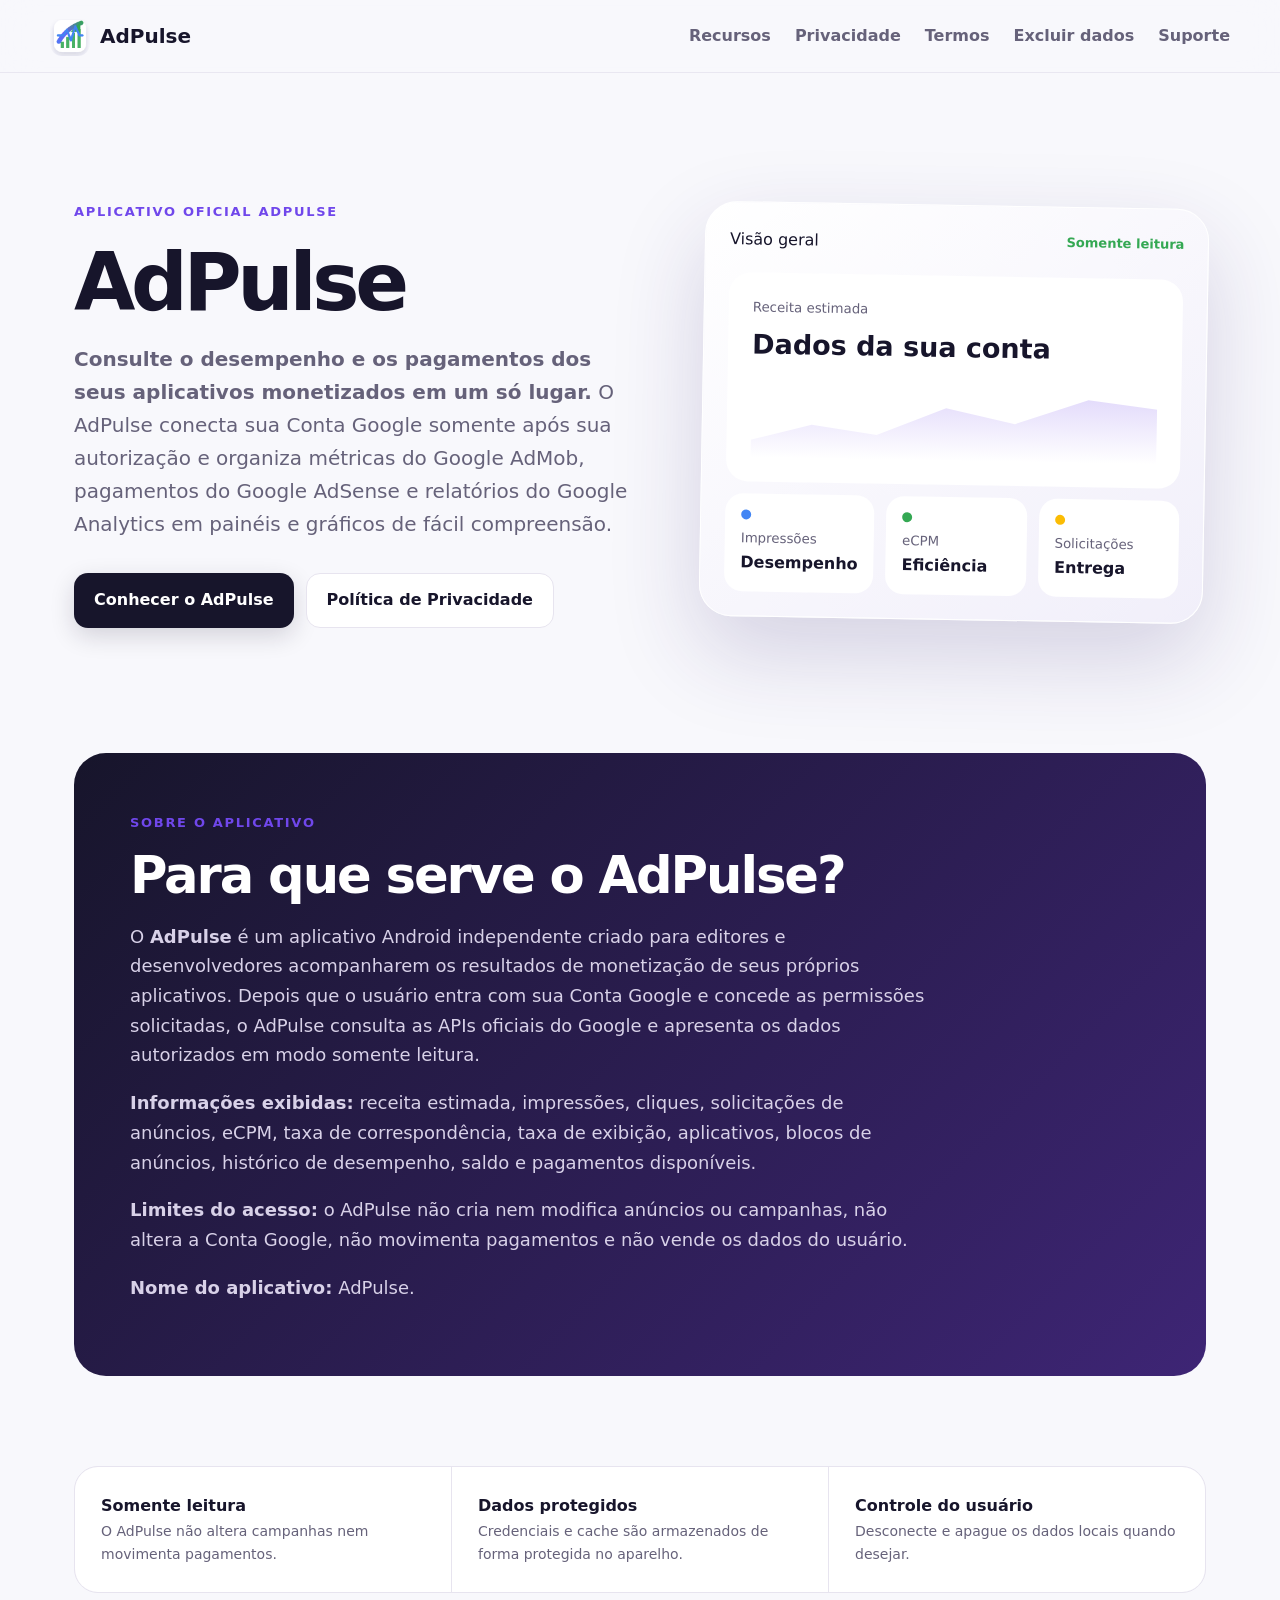
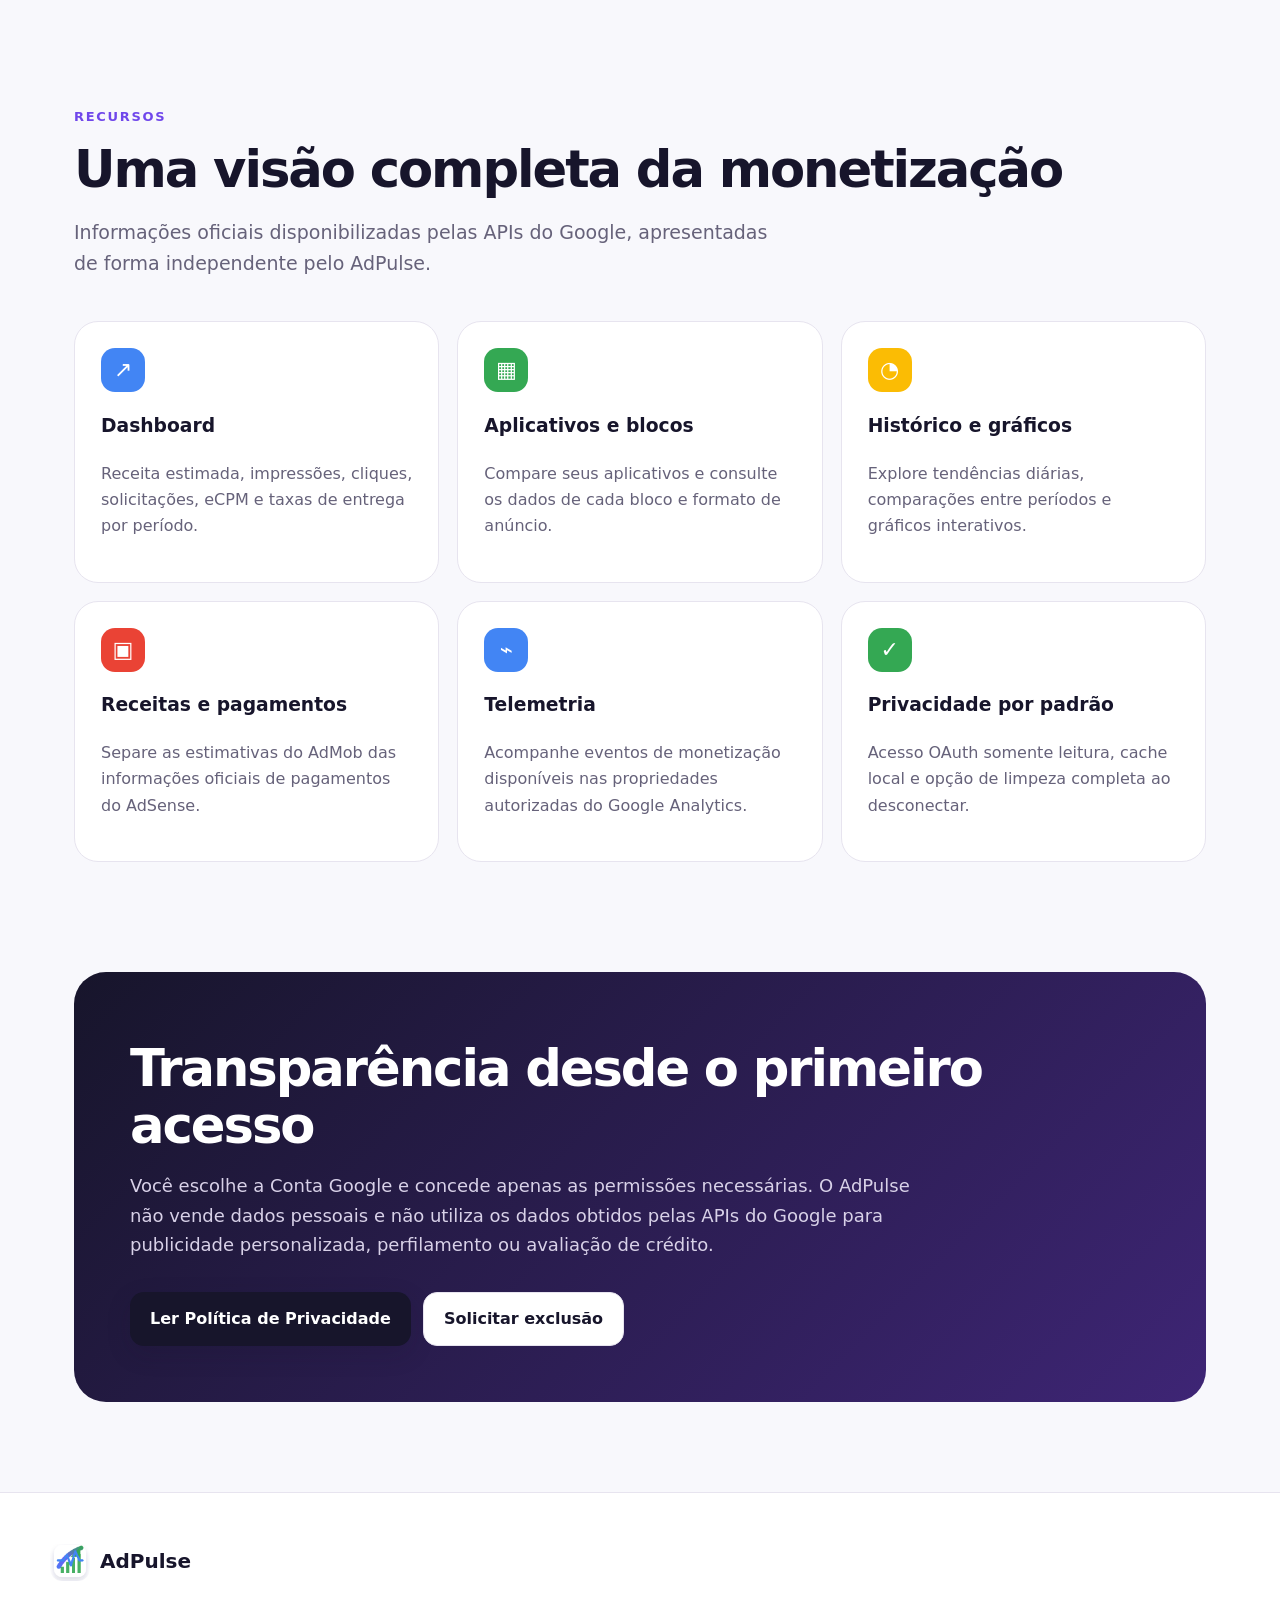
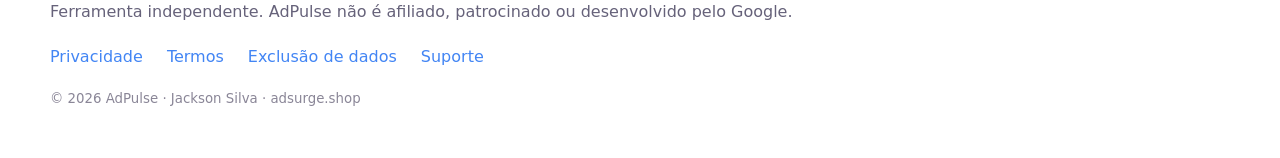
<file: index.html>
<!doctype html>
<html lang="pt-BR">
<head>
  <meta charset="utf-8">
  <meta name="viewport" content="width=device-width,initial-scale=1">
  <meta name="description" content="AdPulse é um aplicativo Android de análise que conecta sua Conta Google, com sua autorização, para exibir métricas do AdMob, pagamentos do AdSense e relatórios do Google Analytics em modo somente leitura.">
  <title>AdPulse</title>
  <link rel="canonical" href="https://adsurge.shop/">
  <meta property="og:title" content="AdPulse">
  <meta property="og:description" content="Aplicativo Android para consultar métricas do AdMob, pagamentos do AdSense e relatórios autorizados do Google Analytics em modo somente leitura.">
  <meta property="og:url" content="https://adsurge.shop/">
  <meta name="application-name" content="AdPulse">
  <meta name="google-site-verification" content="QamhSQSAfyRKf3Tyz-07zB9TlMSr5bpE1ot6OLO-Ydc">
  <meta property="og:site_name" content="AdPulse">
  <link rel="icon" type="image/png" href="assets/adpulse-oauth-logo.png">
  <link rel="stylesheet" href="assets/site.css">
  <script type="application/ld+json">
  {
    "@context": "https://schema.org",
    "@type": "SoftwareApplication",
    "name": "AdPulse",
    "applicationCategory": "BusinessApplication",
    "operatingSystem": "Android",
    "url": "https://adsurge.shop/",
    "description": "AdPulse é um aplicativo Android de análise que conecta a Conta Google do usuário, mediante autorização OAuth, para exibir métricas do AdMob, pagamentos do AdSense e relatórios do Google Analytics em modo somente leitura.",
    "publisher": {
      "@type": "Person",
      "name": "Jackson Silva"
    }
  }
  </script>
</head>
<body>
  <header class="nav"><a class="brand" href="/"><img src="assets/adpulse-oauth-logo.png" alt="Logotipo oficial do aplicativo AdPulse"><span>AdPulse</span></a><nav><a href="#recursos">Recursos</a><a href="/privacy">Privacidade</a><a href="/terms">Termos</a><a href="/deletion">Excluir dados</a><a href="/support">Suporte</a></nav></header>
  <main>
    <section class="hero"><div><span class="eyebrow">APLICATIVO OFICIAL ADPULSE</span><h1>AdPulse</h1><p><strong>Consulte o desempenho e os pagamentos dos seus aplicativos monetizados em um só lugar.</strong> O AdPulse conecta sua Conta Google somente após sua autorização e organiza métricas do Google AdMob, pagamentos do Google AdSense e relatórios do Google Analytics em painéis e gráficos de fácil compreensão.</p><div class="actions"><a class="button" href="#recursos">Conhecer o AdPulse</a><a class="button ghost" href="/privacy">Política de Privacidade</a></div></div><div class="hero-card" aria-label="Resumo visual do aplicativo AdPulse"><div class="card-title"><span>Visão geral</span><b>Somente leitura</b></div><div class="metric main"><small>Receita estimada</small><strong>Dados da sua conta</strong><span class="chart"></span></div><div class="metrics"><div><i class="blue"></i><small>Impressões</small><b>Desempenho</b></div><div><i class="green"></i><small>eCPM</small><b>Eficiência</b></div><div><i class="yellow"></i><small>Solicitações</small><b>Entrega</b></div></div></div></section>
    <section class="section statement" id="sobre"><span class="eyebrow">SOBRE O APLICATIVO</span><h2>Para que serve o AdPulse?</h2><p>O <strong>AdPulse</strong> é um aplicativo Android independente criado para editores e desenvolvedores acompanharem os resultados de monetização de seus próprios aplicativos. Depois que o usuário entra com sua Conta Google e concede as permissões solicitadas, o AdPulse consulta as APIs oficiais do Google e apresenta os dados autorizados em modo somente leitura.</p><p><strong>Informações exibidas:</strong> receita estimada, impressões, cliques, solicitações de anúncios, eCPM, taxa de correspondência, taxa de exibição, aplicativos, blocos de anúncios, histórico de desempenho, saldo e pagamentos disponíveis.</p><p><strong>Limites do acesso:</strong> o AdPulse não cria nem modifica anúncios ou campanhas, não altera a Conta Google, não movimenta pagamentos e não vende os dados do usuário.</p><p><strong>Nome do aplicativo:</strong> AdPulse.</p></section>
    <section class="trust"><div><b>Somente leitura</b><span>O AdPulse não altera campanhas nem movimenta pagamentos.</span></div><div><b>Dados protegidos</b><span>Credenciais e cache são armazenados de forma protegida no aparelho.</span></div><div><b>Controle do usuário</b><span>Desconecte e apague os dados locais quando desejar.</span></div></section>
    <section id="recursos" class="section"><span class="eyebrow">RECURSOS</span><h2>Uma visão completa da monetização</h2><p class="lead">Informações oficiais disponibilizadas pelas APIs do Google, apresentadas de forma independente pelo AdPulse.</p><div class="grid"><article><span class="icon blue">↗</span><h3>Dashboard</h3><p>Receita estimada, impressões, cliques, solicitações, eCPM e taxas de entrega por período.</p></article><article><span class="icon green">▦</span><h3>Aplicativos e blocos</h3><p>Compare seus aplicativos e consulte os dados de cada bloco e formato de anúncio.</p></article><article><span class="icon yellow">◔</span><h3>Histórico e gráficos</h3><p>Explore tendências diárias, comparações entre períodos e gráficos interativos.</p></article><article><span class="icon red">▣</span><h3>Receitas e pagamentos</h3><p>Separe as estimativas do AdMob das informações oficiais de pagamentos do AdSense.</p></article><article><span class="icon blue">⌁</span><h3>Telemetria</h3><p>Acompanhe eventos de monetização disponíveis nas propriedades autorizadas do Google Analytics.</p></article><article><span class="icon green">✓</span><h3>Privacidade por padrão</h3><p>Acesso OAuth somente leitura, cache local e opção de limpeza completa ao desconectar.</p></article></div></section>
    <section class="section statement"><h2>Transparência desde o primeiro acesso</h2><p>Você escolhe a Conta Google e concede apenas as permissões necessárias. O AdPulse não vende dados pessoais e não utiliza os dados obtidos pelas APIs do Google para publicidade personalizada, perfilamento ou avaliação de crédito.</p><div class="actions"><a class="button" href="/privacy">Ler Política de Privacidade</a><a class="button ghost" href="/deletion">Solicitar exclusão</a></div></section>
  </main>
  <footer><div class="brand"><img src="assets/adpulse-oauth-logo.png" alt="Logotipo oficial do aplicativo AdPulse"><span>AdPulse</span></div><p>Ferramenta independente. AdPulse não é afiliado, patrocinado ou desenvolvido pelo Google.</p><div><a href="/privacy">Privacidade</a><a href="/terms">Termos</a><a href="/deletion">Exclusão de dados</a><a href="/support">Suporte</a></div><small>© 2026 AdPulse · Jackson Silva · adsurge.shop</small></footer>
</body>
</html>
</file>
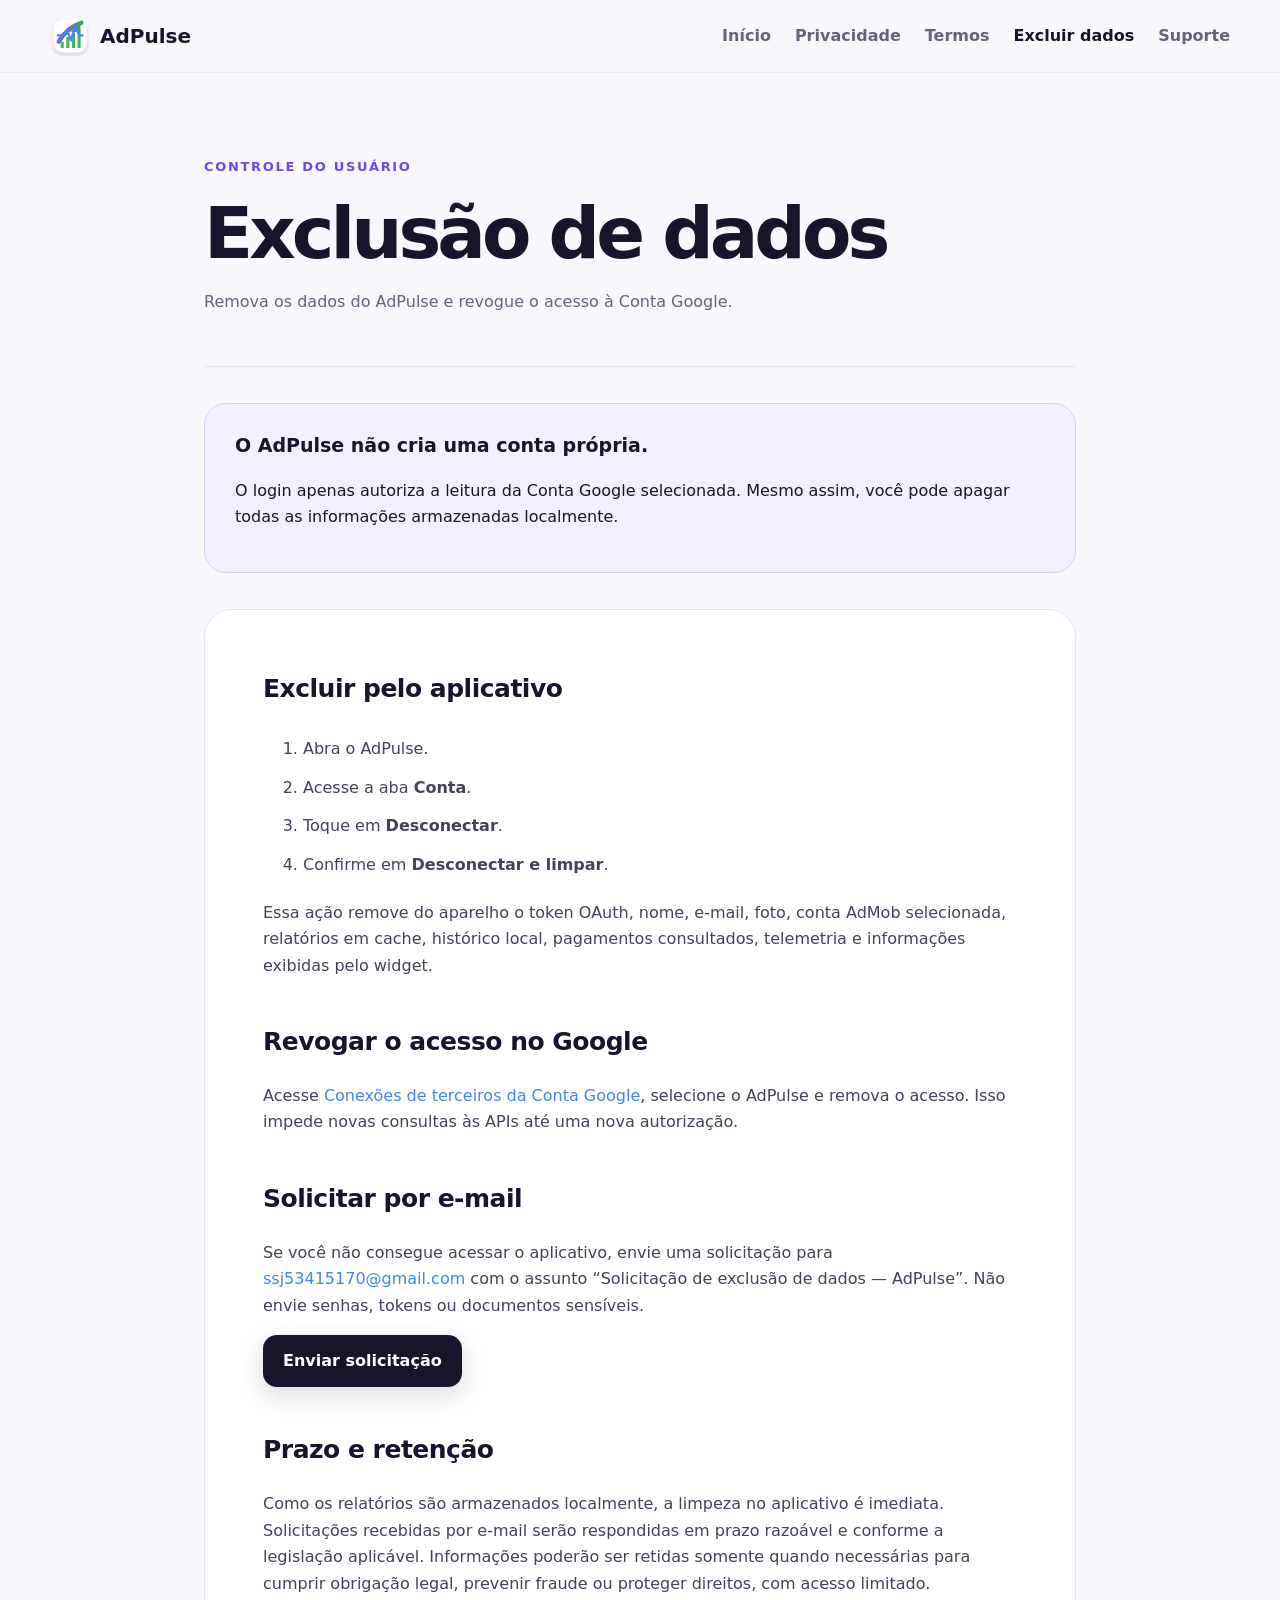
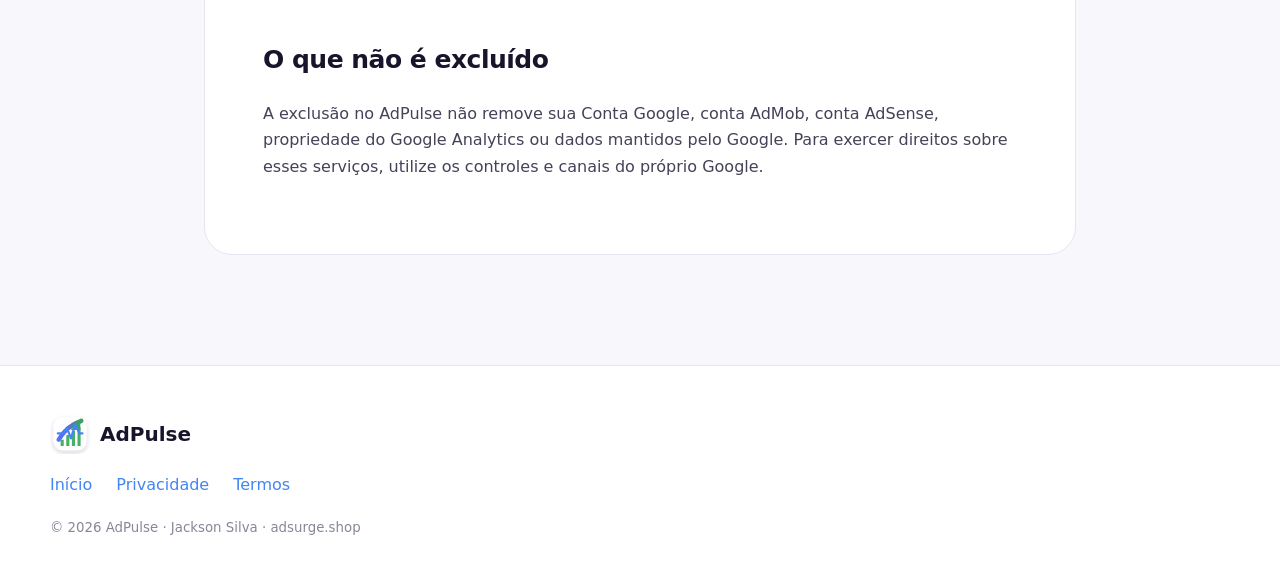
<file: deletion/index.html>
<!doctype html><html lang="pt-BR"><head><meta charset="utf-8"><meta name="viewport" content="width=device-width,initial-scale=1"><meta name="description" content="Como excluir os dados locais e revogar o acesso do AdPulse."><title>Exclusão de dados — AdPulse</title><link rel="icon" href="../assets/adpulse-logo.svg"><link rel="stylesheet" href="../assets/site.css"></head><body><header class="nav"><a class="brand" href="/"><img src="../assets/adpulse-logo.svg" alt=""><span>AdPulse</span></a><nav><a href="/">Início</a><a href="/privacy">Privacidade</a><a href="/terms">Termos</a><a class="active" href="/deletion">Excluir dados</a><a href="/support">Suporte</a></nav></header><main class="legal"><div class="legal-head"><span class="eyebrow">CONTROLE DO USUÁRIO</span><h1>Exclusão de dados</h1><p>Remova os dados do AdPulse e revogue o acesso à Conta Google.</p></div><aside class="summary"><b>O AdPulse não cria uma conta própria.</b><p>O login apenas autoriza a leitura da Conta Google selecionada. Mesmo assim, você pode apagar todas as informações armazenadas localmente.</p></aside><article class="legal-copy">
<h2>Excluir pelo aplicativo</h2><ol class="steps"><li>Abra o AdPulse.</li><li>Acesse a aba <strong>Conta</strong>.</li><li>Toque em <strong>Desconectar</strong>.</li><li>Confirme em <strong>Desconectar e limpar</strong>.</li></ol><p>Essa ação remove do aparelho o token OAuth, nome, e-mail, foto, conta AdMob selecionada, relatórios em cache, histórico local, pagamentos consultados, telemetria e informações exibidas pelo widget.</p>
<h2>Revogar o acesso no Google</h2><p>Acesse <a href="https://myaccount.google.com/connections" rel="noopener">Conexões de terceiros da Conta Google</a>, selecione o AdPulse e remova o acesso. Isso impede novas consultas às APIs até uma nova autorização.</p>
<h2>Solicitar por e-mail</h2><p>Se você não consegue acessar o aplicativo, envie uma solicitação para <a href="mailto:ssj53415170@gmail.com?subject=Solicitação%20de%20exclusão%20de%20dados%20-%20AdPulse">ssj53415170@gmail.com</a> com o assunto “Solicitação de exclusão de dados — AdPulse”. Não envie senhas, tokens ou documentos sensíveis.</p><a class="button" href="mailto:ssj53415170@gmail.com?subject=Solicitação%20de%20exclusão%20de%20dados%20-%20AdPulse">Enviar solicitação</a>
<h2>Prazo e retenção</h2><p>Como os relatórios são armazenados localmente, a limpeza no aplicativo é imediata. Solicitações recebidas por e-mail serão respondidas em prazo razoável e conforme a legislação aplicável. Informações poderão ser retidas somente quando necessárias para cumprir obrigação legal, prevenir fraude ou proteger direitos, com acesso limitado.</p>
<h2>O que não é excluído</h2><p>A exclusão no AdPulse não remove sua Conta Google, conta AdMob, conta AdSense, propriedade do Google Analytics ou dados mantidos pelo Google. Para exercer direitos sobre esses serviços, utilize os controles e canais do próprio Google.</p>
</article></main><footer><div class="brand"><img src="../assets/adpulse-logo.svg" alt=""><span>AdPulse</span></div><div><a href="/">Início</a><a href="/privacy">Privacidade</a><a href="/terms">Termos</a></div><small>© 2026 AdPulse · Jackson Silva · adsurge.shop</small></footer></body></html>
</file>
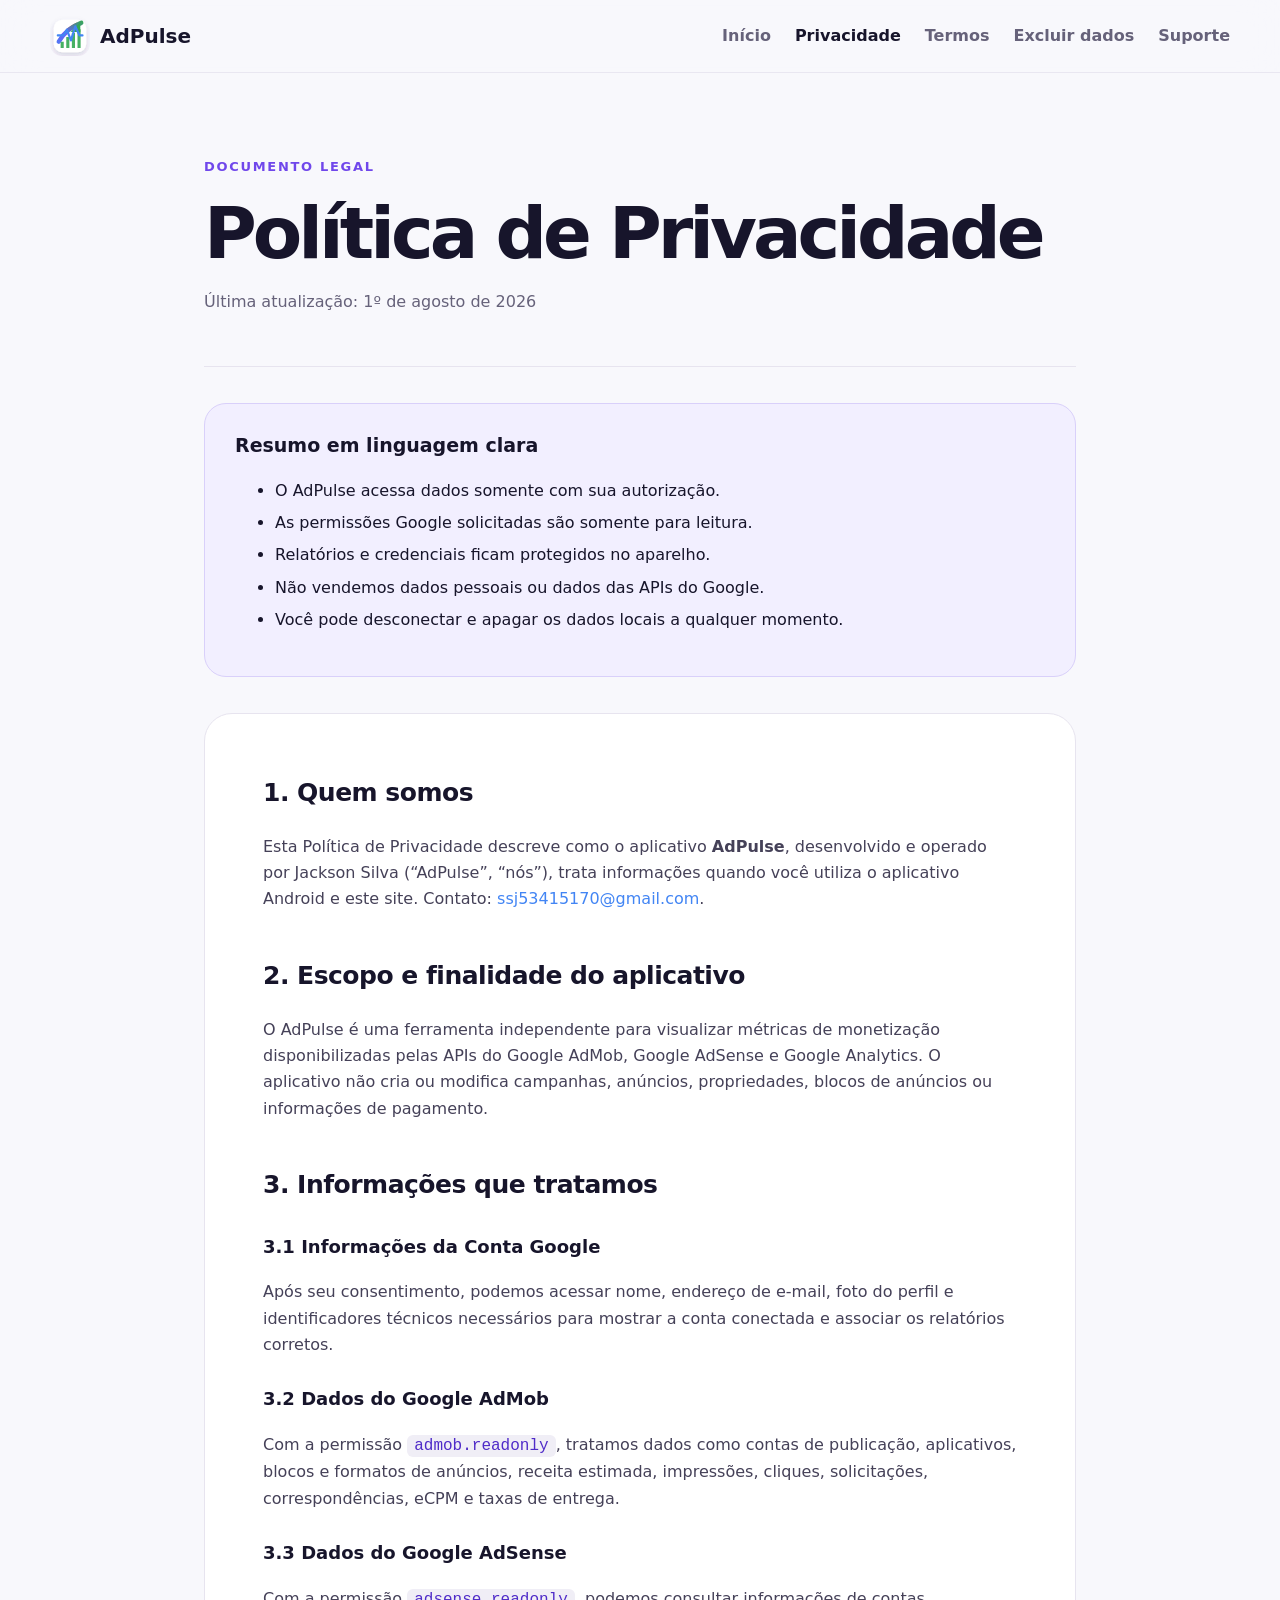
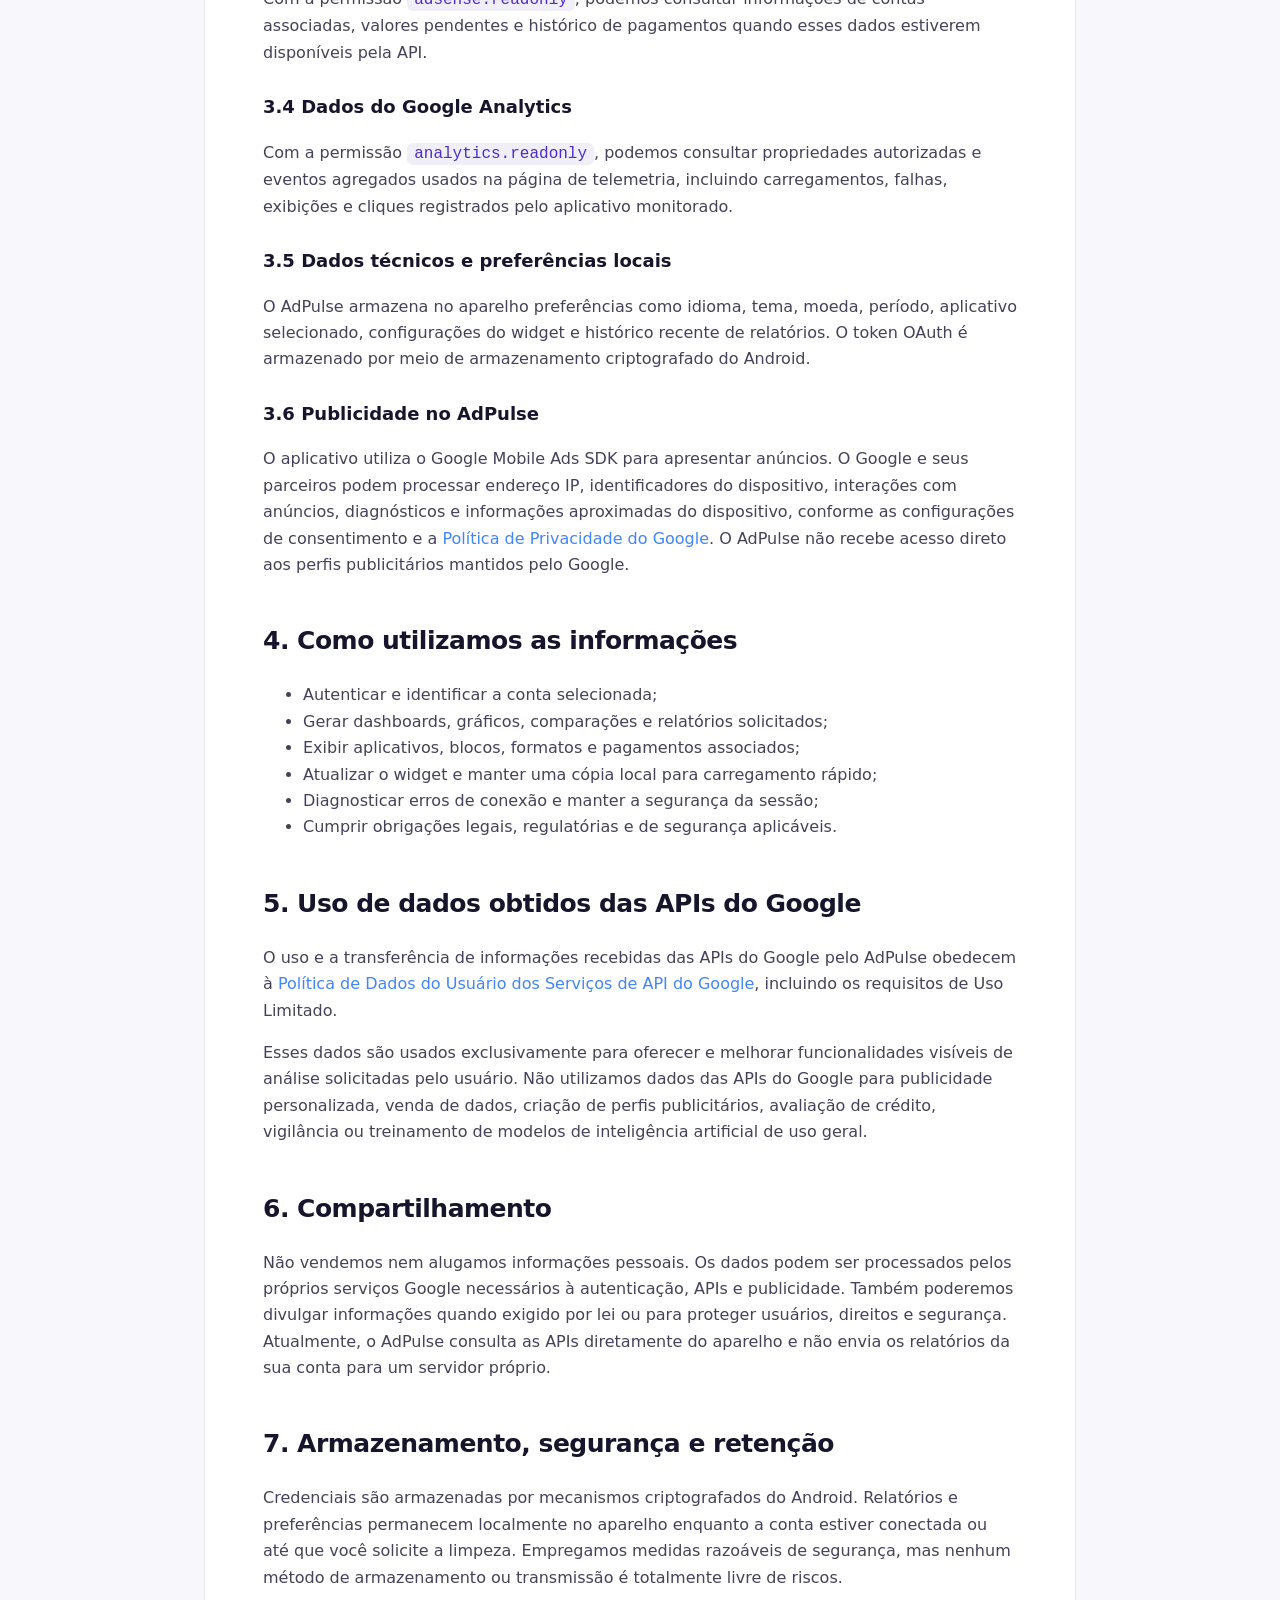
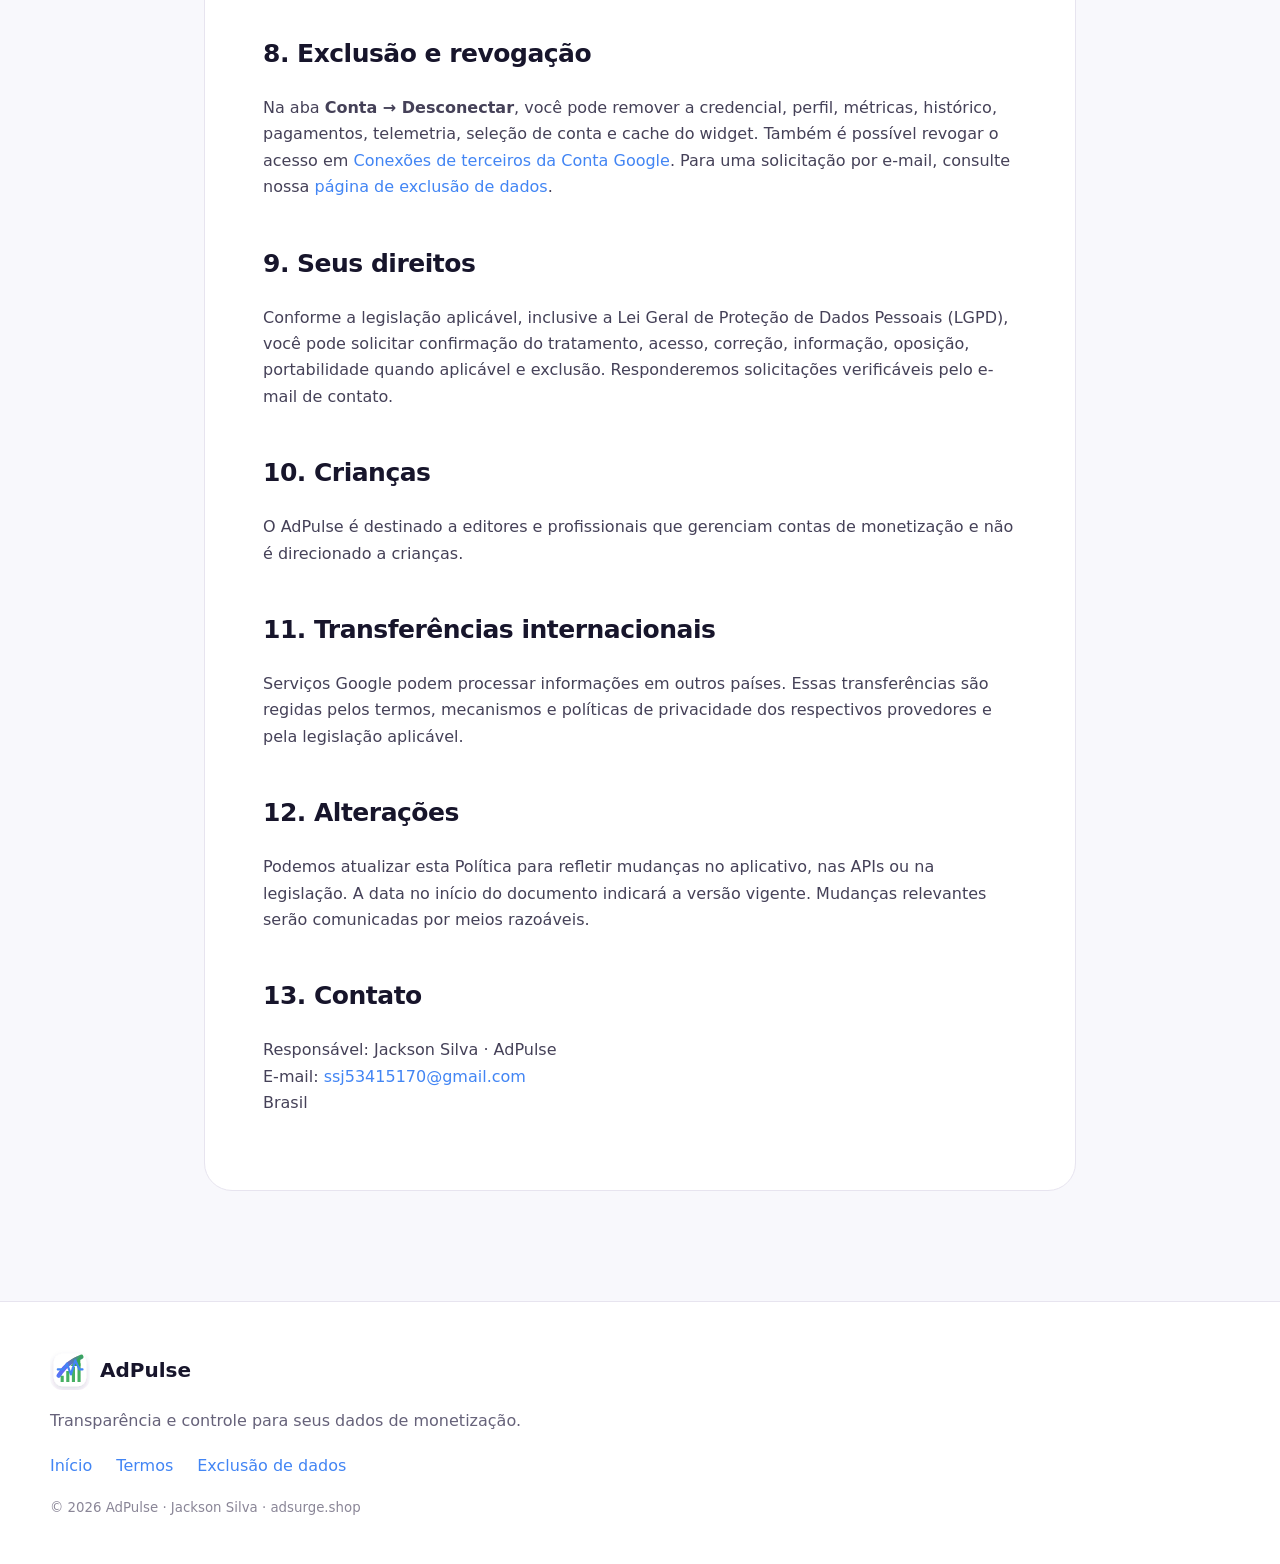
<file: privacy/index.html>
<!doctype html>
<html lang="pt-BR"><head><meta charset="utf-8"><meta name="viewport" content="width=device-width,initial-scale=1"><meta name="description" content="Política de Privacidade do aplicativo AdPulse."><title>Política de Privacidade — AdPulse</title><link rel="icon" href="../assets/adpulse-logo.svg"><link rel="stylesheet" href="../assets/site.css"></head>
<body><header class="nav"><a class="brand" href="/"><img src="../assets/adpulse-logo.svg" alt=""><span>AdPulse</span></a><nav><a href="/">Início</a><a class="active" href="/privacy">Privacidade</a><a href="/terms">Termos</a><a href="/deletion">Excluir dados</a><a href="/support">Suporte</a></nav></header>
<main class="legal"><div class="legal-head"><span class="eyebrow">DOCUMENTO LEGAL</span><h1>Política de Privacidade</h1><p>Última atualização: 1º de agosto de 2026</p></div>
<aside class="summary"><b>Resumo em linguagem clara</b><ul><li>O AdPulse acessa dados somente com sua autorização.</li><li>As permissões Google solicitadas são somente para leitura.</li><li>Relatórios e credenciais ficam protegidos no aparelho.</li><li>Não vendemos dados pessoais ou dados das APIs do Google.</li><li>Você pode desconectar e apagar os dados locais a qualquer momento.</li></ul></aside>
<article class="legal-copy">
<h2>1. Quem somos</h2><p>Esta Política de Privacidade descreve como o aplicativo <strong>AdPulse</strong>, desenvolvido e operado por Jackson Silva (“AdPulse”, “nós”), trata informações quando você utiliza o aplicativo Android e este site. Contato: <a href="mailto:ssj53415170@gmail.com">ssj53415170@gmail.com</a>.</p>
<h2>2. Escopo e finalidade do aplicativo</h2><p>O AdPulse é uma ferramenta independente para visualizar métricas de monetização disponibilizadas pelas APIs do Google AdMob, Google AdSense e Google Analytics. O aplicativo não cria ou modifica campanhas, anúncios, propriedades, blocos de anúncios ou informações de pagamento.</p>
<h2>3. Informações que tratamos</h2><h3>3.1 Informações da Conta Google</h3><p>Após seu consentimento, podemos acessar nome, endereço de e-mail, foto do perfil e identificadores técnicos necessários para mostrar a conta conectada e associar os relatórios corretos.</p>
<h3>3.2 Dados do Google AdMob</h3><p>Com a permissão <code>admob.readonly</code>, tratamos dados como contas de publicação, aplicativos, blocos e formatos de anúncios, receita estimada, impressões, cliques, solicitações, correspondências, eCPM e taxas de entrega.</p>
<h3>3.3 Dados do Google AdSense</h3><p>Com a permissão <code>adsense.readonly</code>, podemos consultar informações de contas associadas, valores pendentes e histórico de pagamentos quando esses dados estiverem disponíveis pela API.</p>
<h3>3.4 Dados do Google Analytics</h3><p>Com a permissão <code>analytics.readonly</code>, podemos consultar propriedades autorizadas e eventos agregados usados na página de telemetria, incluindo carregamentos, falhas, exibições e cliques registrados pelo aplicativo monitorado.</p>
<h3>3.5 Dados técnicos e preferências locais</h3><p>O AdPulse armazena no aparelho preferências como idioma, tema, moeda, período, aplicativo selecionado, configurações do widget e histórico recente de relatórios. O token OAuth é armazenado por meio de armazenamento criptografado do Android.</p>
<h3>3.6 Publicidade no AdPulse</h3><p>O aplicativo utiliza o Google Mobile Ads SDK para apresentar anúncios. O Google e seus parceiros podem processar endereço IP, identificadores do dispositivo, interações com anúncios, diagnósticos e informações aproximadas do dispositivo, conforme as configurações de consentimento e a <a href="https://policies.google.com/privacy" rel="noopener">Política de Privacidade do Google</a>. O AdPulse não recebe acesso direto aos perfis publicitários mantidos pelo Google.</p>
<h2>4. Como utilizamos as informações</h2><ul><li>Autenticar e identificar a conta selecionada;</li><li>Gerar dashboards, gráficos, comparações e relatórios solicitados;</li><li>Exibir aplicativos, blocos, formatos e pagamentos associados;</li><li>Atualizar o widget e manter uma cópia local para carregamento rápido;</li><li>Diagnosticar erros de conexão e manter a segurança da sessão;</li><li>Cumprir obrigações legais, regulatórias e de segurança aplicáveis.</li></ul>
<h2>5. Uso de dados obtidos das APIs do Google</h2><p>O uso e a transferência de informações recebidas das APIs do Google pelo AdPulse obedecem à <a href="https://developers.google.com/terms/api-services-user-data-policy" rel="noopener">Política de Dados do Usuário dos Serviços de API do Google</a>, incluindo os requisitos de Uso Limitado.</p><p>Esses dados são usados exclusivamente para oferecer e melhorar funcionalidades visíveis de análise solicitadas pelo usuário. Não utilizamos dados das APIs do Google para publicidade personalizada, venda de dados, criação de perfis publicitários, avaliação de crédito, vigilância ou treinamento de modelos de inteligência artificial de uso geral.</p>
<h2>6. Compartilhamento</h2><p>Não vendemos nem alugamos informações pessoais. Os dados podem ser processados pelos próprios serviços Google necessários à autenticação, APIs e publicidade. Também poderemos divulgar informações quando exigido por lei ou para proteger usuários, direitos e segurança. Atualmente, o AdPulse consulta as APIs diretamente do aparelho e não envia os relatórios da sua conta para um servidor próprio.</p>
<h2>7. Armazenamento, segurança e retenção</h2><p>Credenciais são armazenadas por mecanismos criptografados do Android. Relatórios e preferências permanecem localmente no aparelho enquanto a conta estiver conectada ou até que você solicite a limpeza. Empregamos medidas razoáveis de segurança, mas nenhum método de armazenamento ou transmissão é totalmente livre de riscos.</p>
<h2>8. Exclusão e revogação</h2><p>Na aba <strong>Conta → Desconectar</strong>, você pode remover a credencial, perfil, métricas, histórico, pagamentos, telemetria, seleção de conta e cache do widget. Também é possível revogar o acesso em <a href="https://myaccount.google.com/connections" rel="noopener">Conexões de terceiros da Conta Google</a>. Para uma solicitação por e-mail, consulte nossa <a href="/deletion">página de exclusão de dados</a>.</p>
<h2>9. Seus direitos</h2><p>Conforme a legislação aplicável, inclusive a Lei Geral de Proteção de Dados Pessoais (LGPD), você pode solicitar confirmação do tratamento, acesso, correção, informação, oposição, portabilidade quando aplicável e exclusão. Responderemos solicitações verificáveis pelo e-mail de contato.</p>
<h2>10. Crianças</h2><p>O AdPulse é destinado a editores e profissionais que gerenciam contas de monetização e não é direcionado a crianças.</p>
<h2>11. Transferências internacionais</h2><p>Serviços Google podem processar informações em outros países. Essas transferências são regidas pelos termos, mecanismos e políticas de privacidade dos respectivos provedores e pela legislação aplicável.</p>
<h2>12. Alterações</h2><p>Podemos atualizar esta Política para refletir mudanças no aplicativo, nas APIs ou na legislação. A data no início do documento indicará a versão vigente. Mudanças relevantes serão comunicadas por meios razoáveis.</p>
<h2>13. Contato</h2><p>Responsável: Jackson Silva · AdPulse<br>E-mail: <a href="mailto:ssj53415170@gmail.com">ssj53415170@gmail.com</a><br>Brasil</p>
</article></main><footer><div class="brand"><img src="../assets/adpulse-logo.svg" alt=""><span>AdPulse</span></div><p>Transparência e controle para seus dados de monetização.</p><div><a href="/">Início</a><a href="/terms">Termos</a><a href="/deletion">Exclusão de dados</a></div><small>© 2026 AdPulse · Jackson Silva · adsurge.shop</small></footer></body></html>
</file>
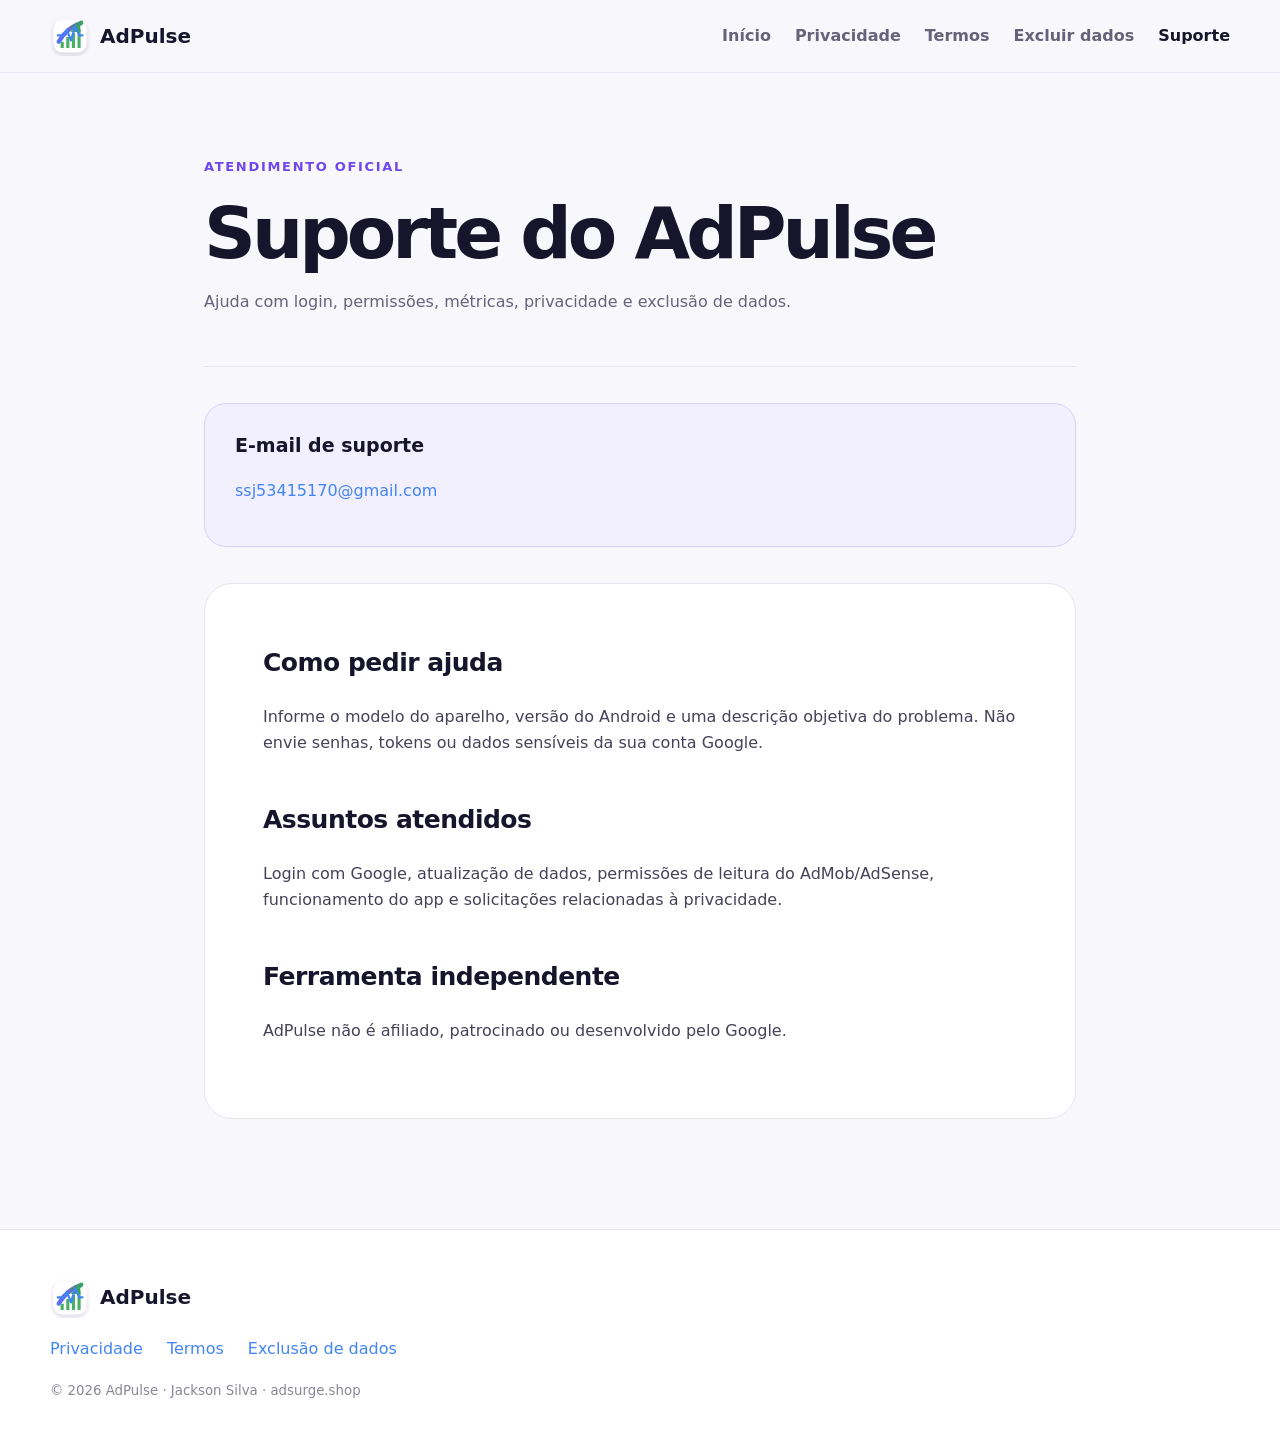
<file: support/index.html>
<!doctype html>
<html lang="pt-BR">
<head>
  <meta charset="utf-8">
  <meta name="viewport" content="width=device-width,initial-scale=1">
  <meta name="description" content="Suporte oficial do AdPulse.">
  <title>Suporte — AdPulse</title>
  <link rel="canonical" href="https://adsurge.shop/support">
  <link rel="icon" href="../assets/adpulse-logo.svg">
  <link rel="stylesheet" href="../assets/site.css">
</head>
<body>
  <header class="nav">
    <a class="brand" href="/"><img src="../assets/adpulse-logo.svg" alt=""><span>AdPulse</span></a>
    <nav>
      <a href="/">Início</a>
      <a href="/privacy">Privacidade</a>
      <a href="/terms">Termos</a>
      <a href="/deletion">Excluir dados</a>
      <a class="active" href="/support">Suporte</a>
    </nav>
  </header>
  <main class="legal">
    <div class="legal-head">
      <span class="eyebrow">ATENDIMENTO OFICIAL</span>
      <h1>Suporte do AdPulse</h1>
      <p>Ajuda com login, permissões, métricas, privacidade e exclusão de dados.</p>
    </div>
    <aside class="summary">
      <b>E-mail de suporte</b>
      <p><a href="mailto:ssj53415170@gmail.com">ssj53415170@gmail.com</a></p>
    </aside>
    <article class="legal-copy">
      <h2>Como pedir ajuda</h2>
      <p>Informe o modelo do aparelho, versão do Android e uma descrição objetiva do problema. Não envie senhas, tokens ou dados sensíveis da sua conta Google.</p>
      <h2>Assuntos atendidos</h2>
      <p>Login com Google, atualização de dados, permissões de leitura do AdMob/AdSense, funcionamento do app e solicitações relacionadas à privacidade.</p>
      <h2>Ferramenta independente</h2>
      <p>AdPulse não é afiliado, patrocinado ou desenvolvido pelo Google.</p>
    </article>
  </main>
  <footer>
    <div class="brand"><img src="../assets/adpulse-logo.svg" alt=""><span>AdPulse</span></div>
    <div><a href="/privacy">Privacidade</a><a href="/terms">Termos</a><a href="/deletion">Exclusão de dados</a></div>
    <small>© 2026 AdPulse · Jackson Silva · adsurge.shop</small>
  </footer>
</body>
</html>
</file>
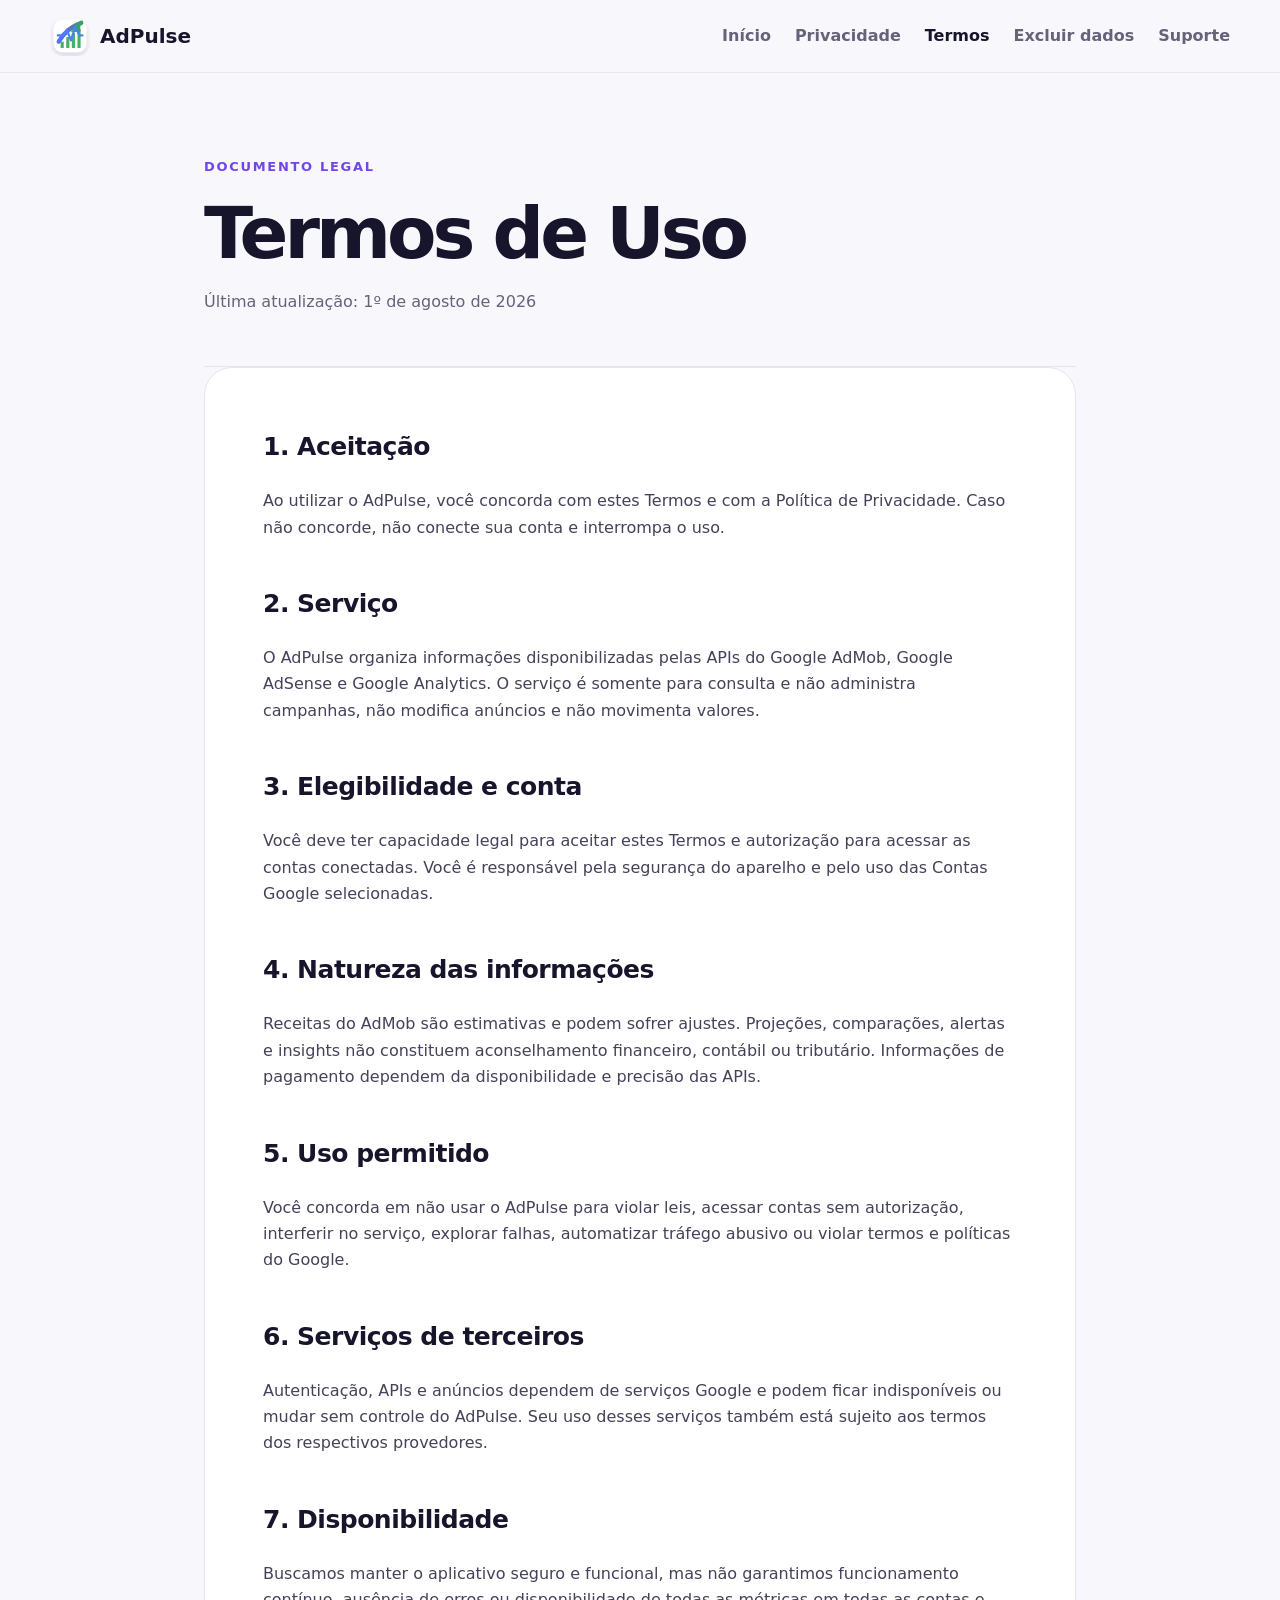
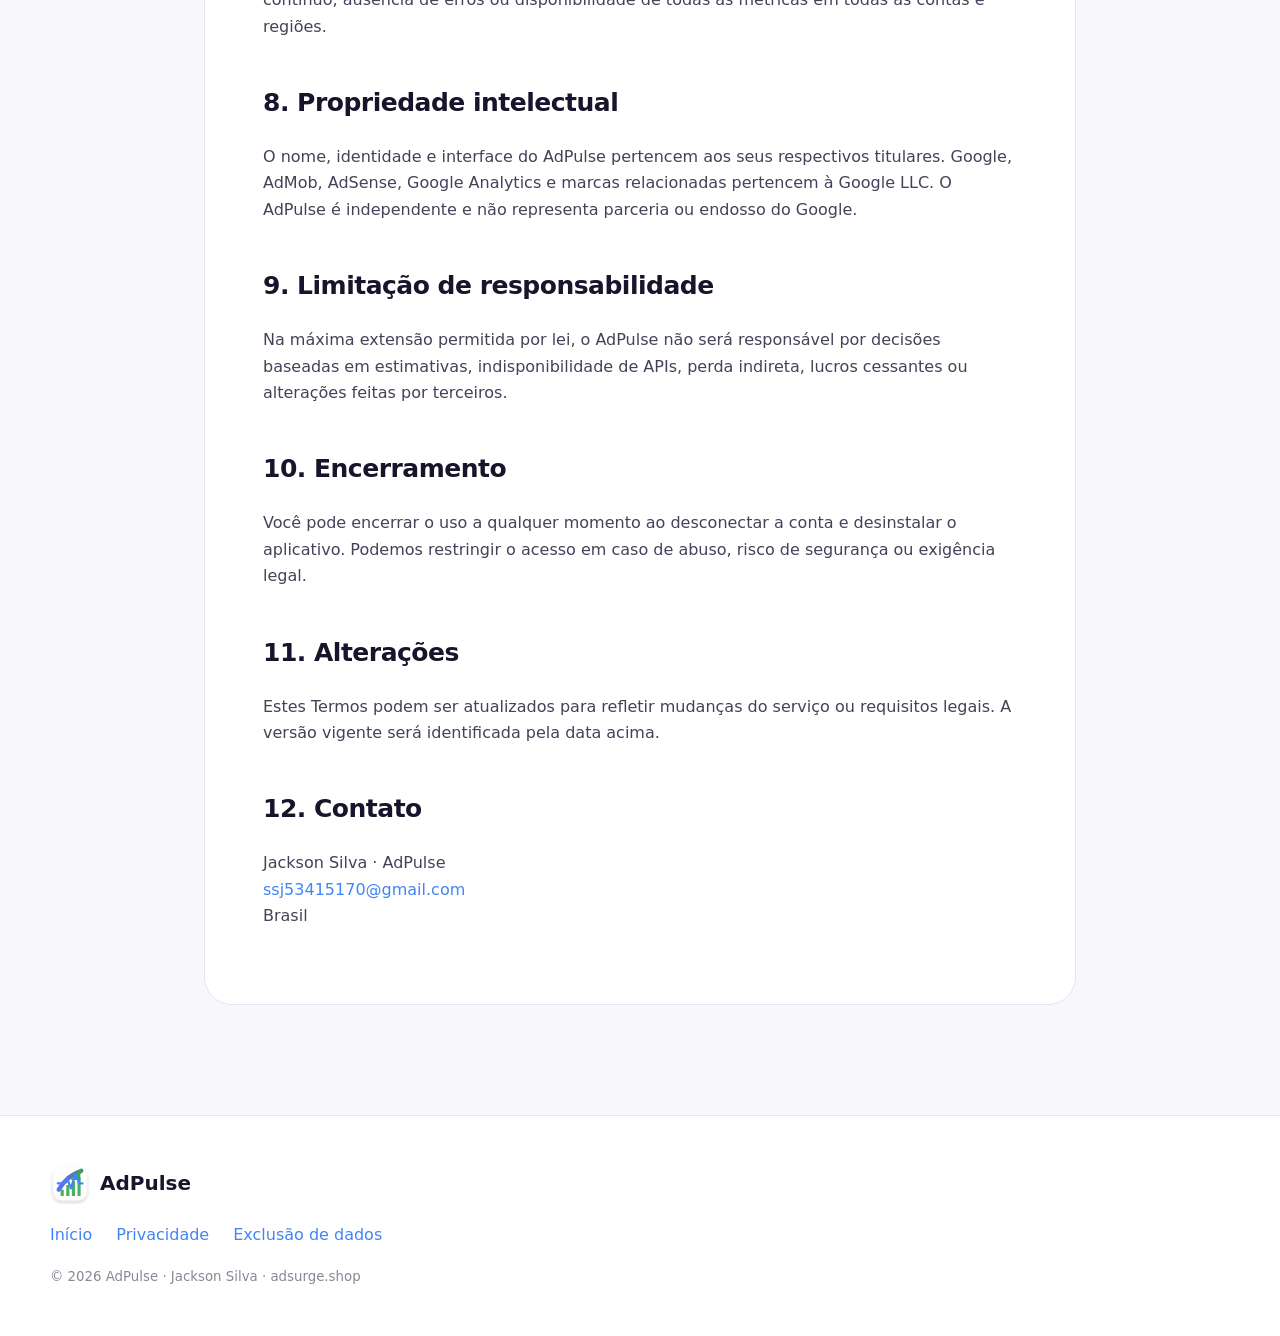
<file: terms/index.html>
<!doctype html><html lang="pt-BR"><head><meta charset="utf-8"><meta name="viewport" content="width=device-width,initial-scale=1"><meta name="description" content="Termos de Uso do aplicativo AdPulse."><title>Termos de Uso — AdPulse</title><link rel="icon" href="../assets/adpulse-logo.svg"><link rel="stylesheet" href="../assets/site.css"></head><body><header class="nav"><a class="brand" href="/"><img src="../assets/adpulse-logo.svg" alt=""><span>AdPulse</span></a><nav><a href="/">Início</a><a href="/privacy">Privacidade</a><a class="active" href="/terms">Termos</a><a href="/deletion">Excluir dados</a><a href="/support">Suporte</a></nav></header><main class="legal"><div class="legal-head"><span class="eyebrow">DOCUMENTO LEGAL</span><h1>Termos de Uso</h1><p>Última atualização: 1º de agosto de 2026</p></div><article class="legal-copy">
<h2>1. Aceitação</h2><p>Ao utilizar o AdPulse, você concorda com estes Termos e com a Política de Privacidade. Caso não concorde, não conecte sua conta e interrompa o uso.</p>
<h2>2. Serviço</h2><p>O AdPulse organiza informações disponibilizadas pelas APIs do Google AdMob, Google AdSense e Google Analytics. O serviço é somente para consulta e não administra campanhas, não modifica anúncios e não movimenta valores.</p>
<h2>3. Elegibilidade e conta</h2><p>Você deve ter capacidade legal para aceitar estes Termos e autorização para acessar as contas conectadas. Você é responsável pela segurança do aparelho e pelo uso das Contas Google selecionadas.</p>
<h2>4. Natureza das informações</h2><p>Receitas do AdMob são estimativas e podem sofrer ajustes. Projeções, comparações, alertas e insights não constituem aconselhamento financeiro, contábil ou tributário. Informações de pagamento dependem da disponibilidade e precisão das APIs.</p>
<h2>5. Uso permitido</h2><p>Você concorda em não usar o AdPulse para violar leis, acessar contas sem autorização, interferir no serviço, explorar falhas, automatizar tráfego abusivo ou violar termos e políticas do Google.</p>
<h2>6. Serviços de terceiros</h2><p>Autenticação, APIs e anúncios dependem de serviços Google e podem ficar indisponíveis ou mudar sem controle do AdPulse. Seu uso desses serviços também está sujeito aos termos dos respectivos provedores.</p>
<h2>7. Disponibilidade</h2><p>Buscamos manter o aplicativo seguro e funcional, mas não garantimos funcionamento contínuo, ausência de erros ou disponibilidade de todas as métricas em todas as contas e regiões.</p>
<h2>8. Propriedade intelectual</h2><p>O nome, identidade e interface do AdPulse pertencem aos seus respectivos titulares. Google, AdMob, AdSense, Google Analytics e marcas relacionadas pertencem à Google LLC. O AdPulse é independente e não representa parceria ou endosso do Google.</p>
<h2>9. Limitação de responsabilidade</h2><p>Na máxima extensão permitida por lei, o AdPulse não será responsável por decisões baseadas em estimativas, indisponibilidade de APIs, perda indireta, lucros cessantes ou alterações feitas por terceiros.</p>
<h2>10. Encerramento</h2><p>Você pode encerrar o uso a qualquer momento ao desconectar a conta e desinstalar o aplicativo. Podemos restringir o acesso em caso de abuso, risco de segurança ou exigência legal.</p>
<h2>11. Alterações</h2><p>Estes Termos podem ser atualizados para refletir mudanças do serviço ou requisitos legais. A versão vigente será identificada pela data acima.</p>
<h2>12. Contato</h2><p>Jackson Silva · AdPulse<br><a href="mailto:ssj53415170@gmail.com">ssj53415170@gmail.com</a><br>Brasil</p>
</article></main><footer><div class="brand"><img src="../assets/adpulse-logo.svg" alt=""><span>AdPulse</span></div><div><a href="/">Início</a><a href="/privacy">Privacidade</a><a href="/deletion">Exclusão de dados</a></div><small>© 2026 AdPulse · Jackson Silva · adsurge.shop</small></footer></body></html>
</file>
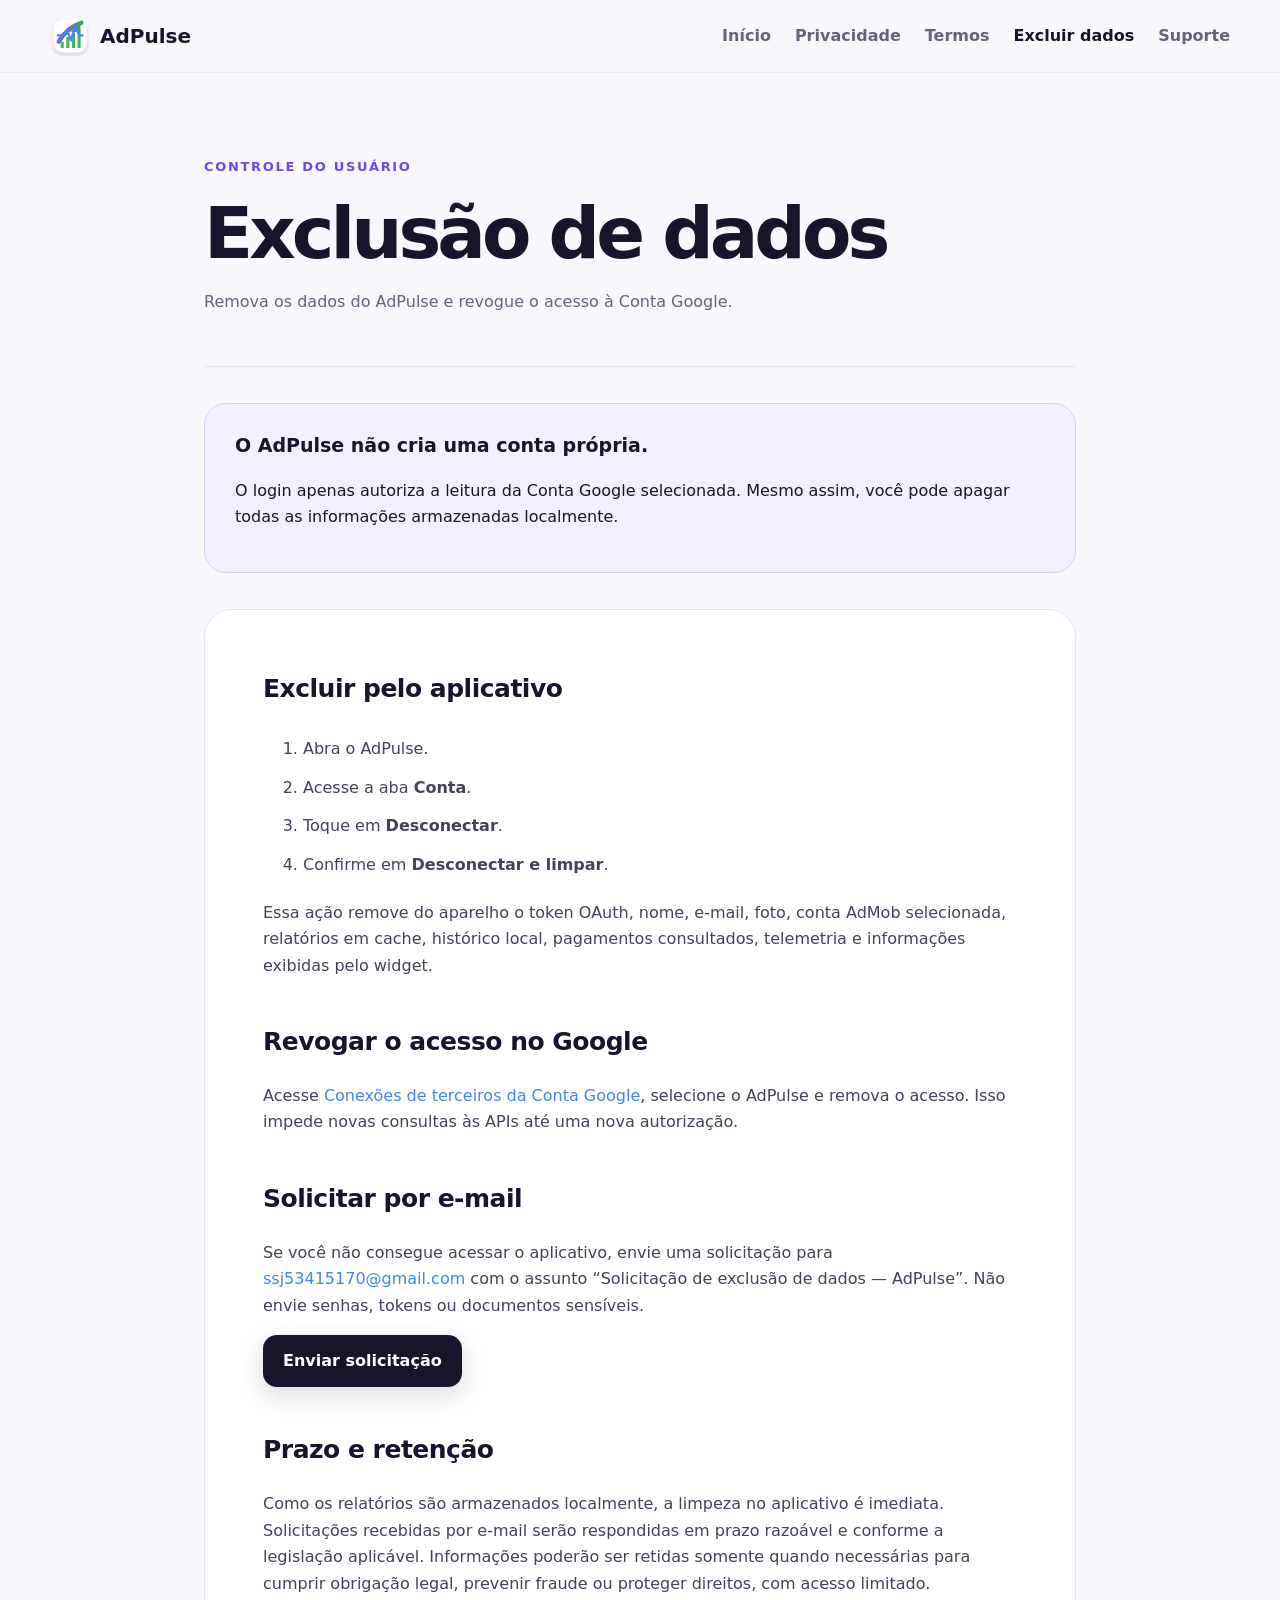
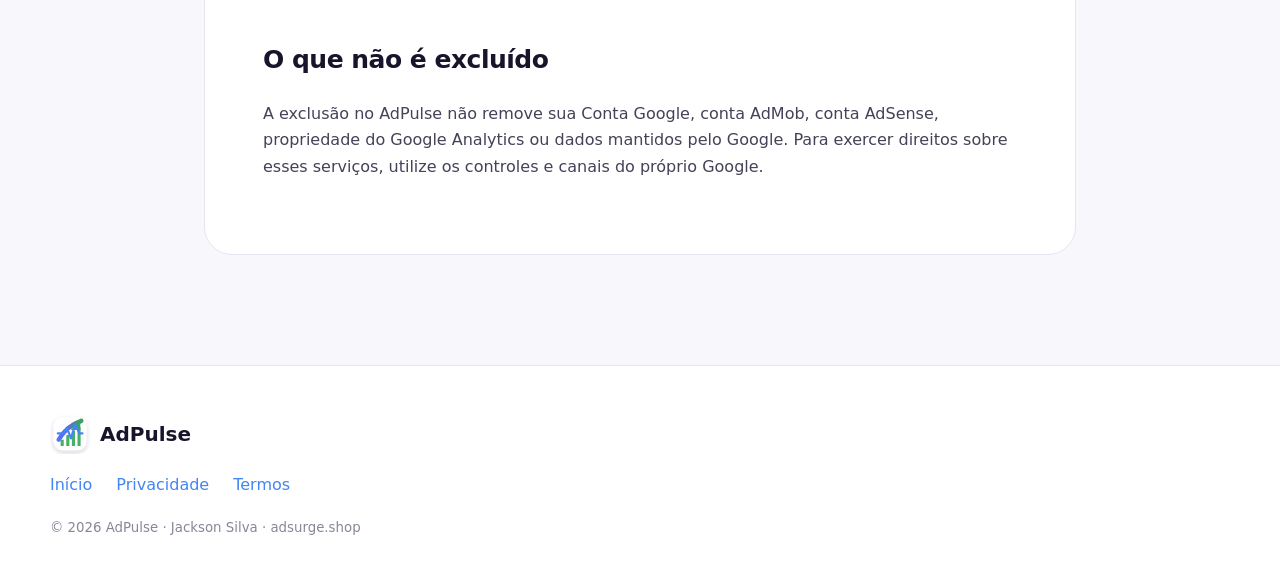
<file: deletion.html>
<!doctype html><html lang="pt-BR"><head><meta charset="utf-8"><meta name="viewport" content="width=device-width,initial-scale=1"><meta name="description" content="Como excluir os dados locais e revogar o acesso do AdPulse."><title>Exclusão de dados — AdPulse</title><link rel="icon" href="assets/adpulse-logo.svg"><link rel="stylesheet" href="assets/site.css"></head><body><header class="nav"><a class="brand" href="/"><img src="assets/adpulse-logo.svg" alt=""><span>AdPulse</span></a><nav><a href="/">Início</a><a href="/privacy">Privacidade</a><a href="/terms">Termos</a><a class="active" href="/deletion">Excluir dados</a><a href="/support">Suporte</a></nav></header><main class="legal"><div class="legal-head"><span class="eyebrow">CONTROLE DO USUÁRIO</span><h1>Exclusão de dados</h1><p>Remova os dados do AdPulse e revogue o acesso à Conta Google.</p></div><aside class="summary"><b>O AdPulse não cria uma conta própria.</b><p>O login apenas autoriza a leitura da Conta Google selecionada. Mesmo assim, você pode apagar todas as informações armazenadas localmente.</p></aside><article class="legal-copy">
<h2>Excluir pelo aplicativo</h2><ol class="steps"><li>Abra o AdPulse.</li><li>Acesse a aba <strong>Conta</strong>.</li><li>Toque em <strong>Desconectar</strong>.</li><li>Confirme em <strong>Desconectar e limpar</strong>.</li></ol><p>Essa ação remove do aparelho o token OAuth, nome, e-mail, foto, conta AdMob selecionada, relatórios em cache, histórico local, pagamentos consultados, telemetria e informações exibidas pelo widget.</p>
<h2>Revogar o acesso no Google</h2><p>Acesse <a href="https://myaccount.google.com/connections" rel="noopener">Conexões de terceiros da Conta Google</a>, selecione o AdPulse e remova o acesso. Isso impede novas consultas às APIs até uma nova autorização.</p>
<h2>Solicitar por e-mail</h2><p>Se você não consegue acessar o aplicativo, envie uma solicitação para <a href="mailto:ssj53415170@gmail.com?subject=Solicitação%20de%20exclusão%20de%20dados%20-%20AdPulse">ssj53415170@gmail.com</a> com o assunto “Solicitação de exclusão de dados — AdPulse”. Não envie senhas, tokens ou documentos sensíveis.</p><a class="button" href="mailto:ssj53415170@gmail.com?subject=Solicitação%20de%20exclusão%20de%20dados%20-%20AdPulse">Enviar solicitação</a>
<h2>Prazo e retenção</h2><p>Como os relatórios são armazenados localmente, a limpeza no aplicativo é imediata. Solicitações recebidas por e-mail serão respondidas em prazo razoável e conforme a legislação aplicável. Informações poderão ser retidas somente quando necessárias para cumprir obrigação legal, prevenir fraude ou proteger direitos, com acesso limitado.</p>
<h2>O que não é excluído</h2><p>A exclusão no AdPulse não remove sua Conta Google, conta AdMob, conta AdSense, propriedade do Google Analytics ou dados mantidos pelo Google. Para exercer direitos sobre esses serviços, utilize os controles e canais do próprio Google.</p>
</article></main><footer><div class="brand"><img src="assets/adpulse-logo.svg" alt=""><span>AdPulse</span></div><div><a href="/">Início</a><a href="/privacy">Privacidade</a><a href="/terms">Termos</a></div><small>© 2026 AdPulse · Jackson Silva · adsurge.shop</small></footer></body></html>
</file>
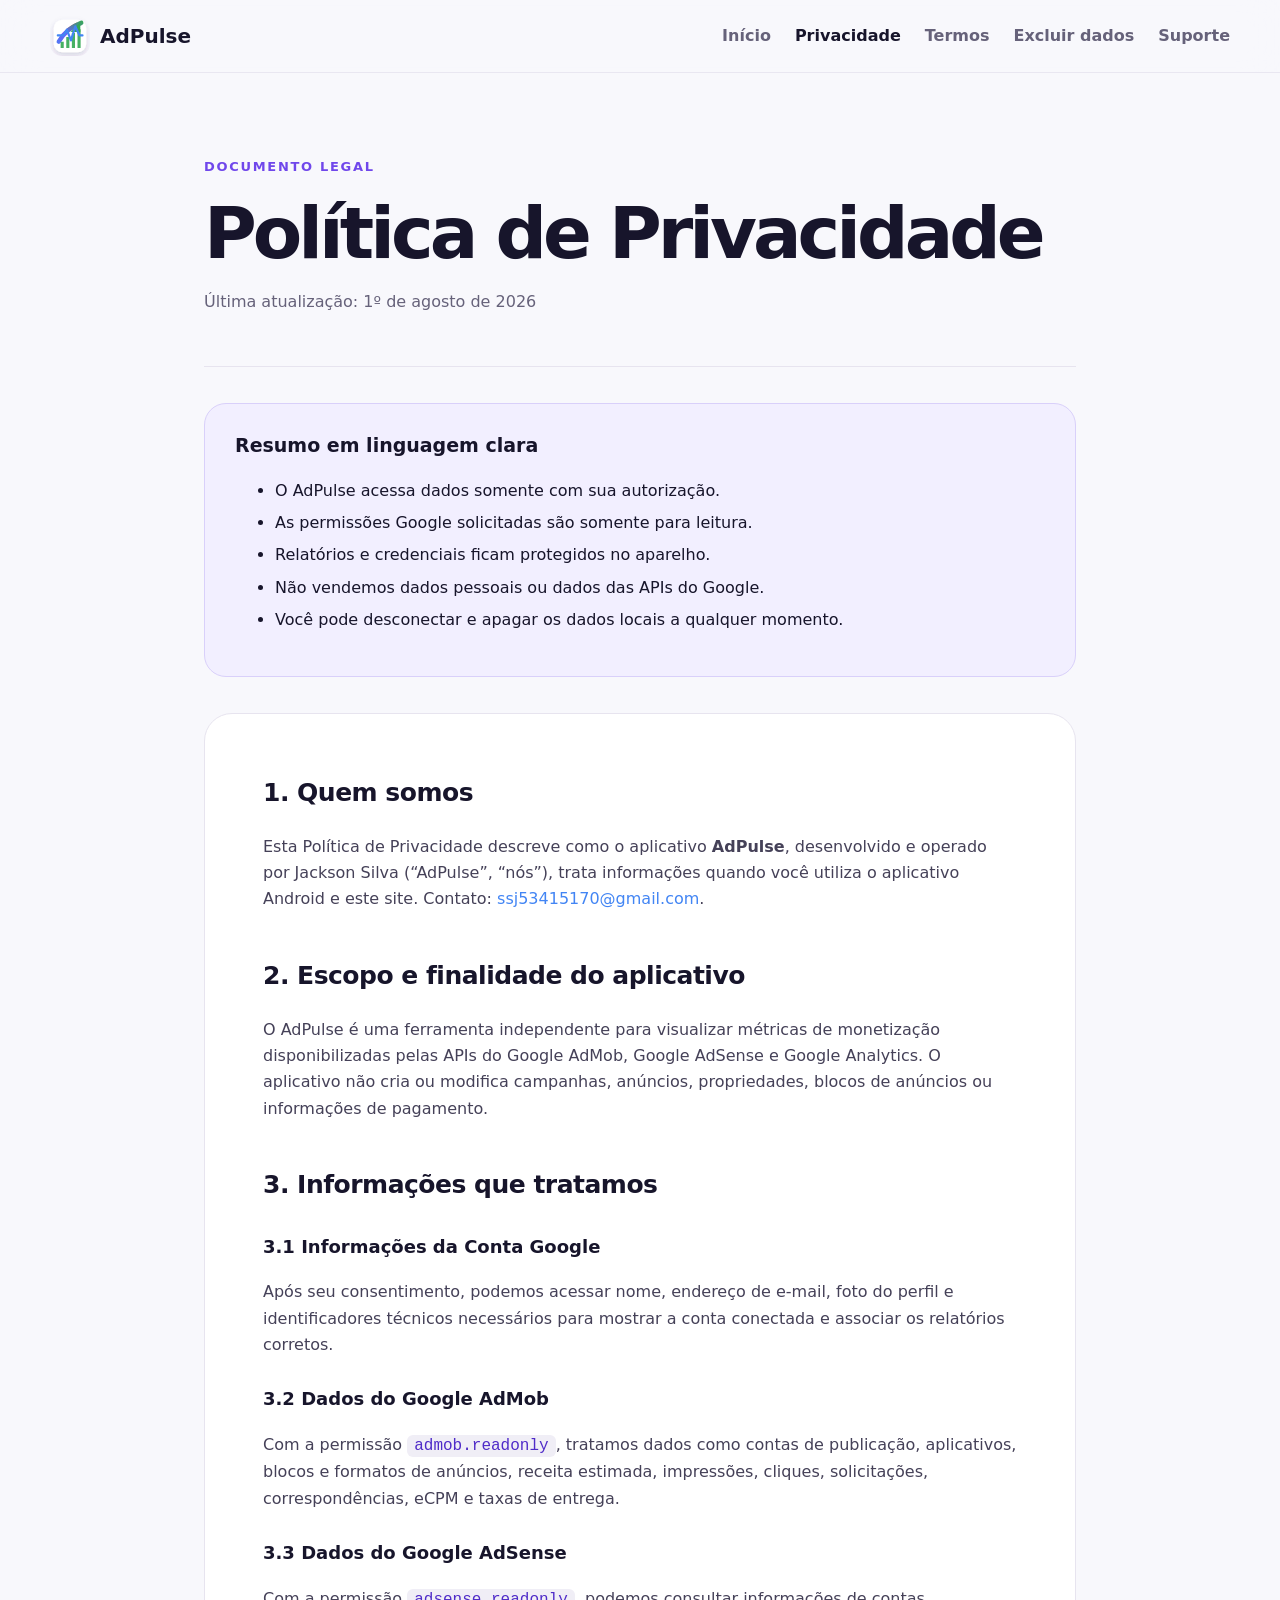
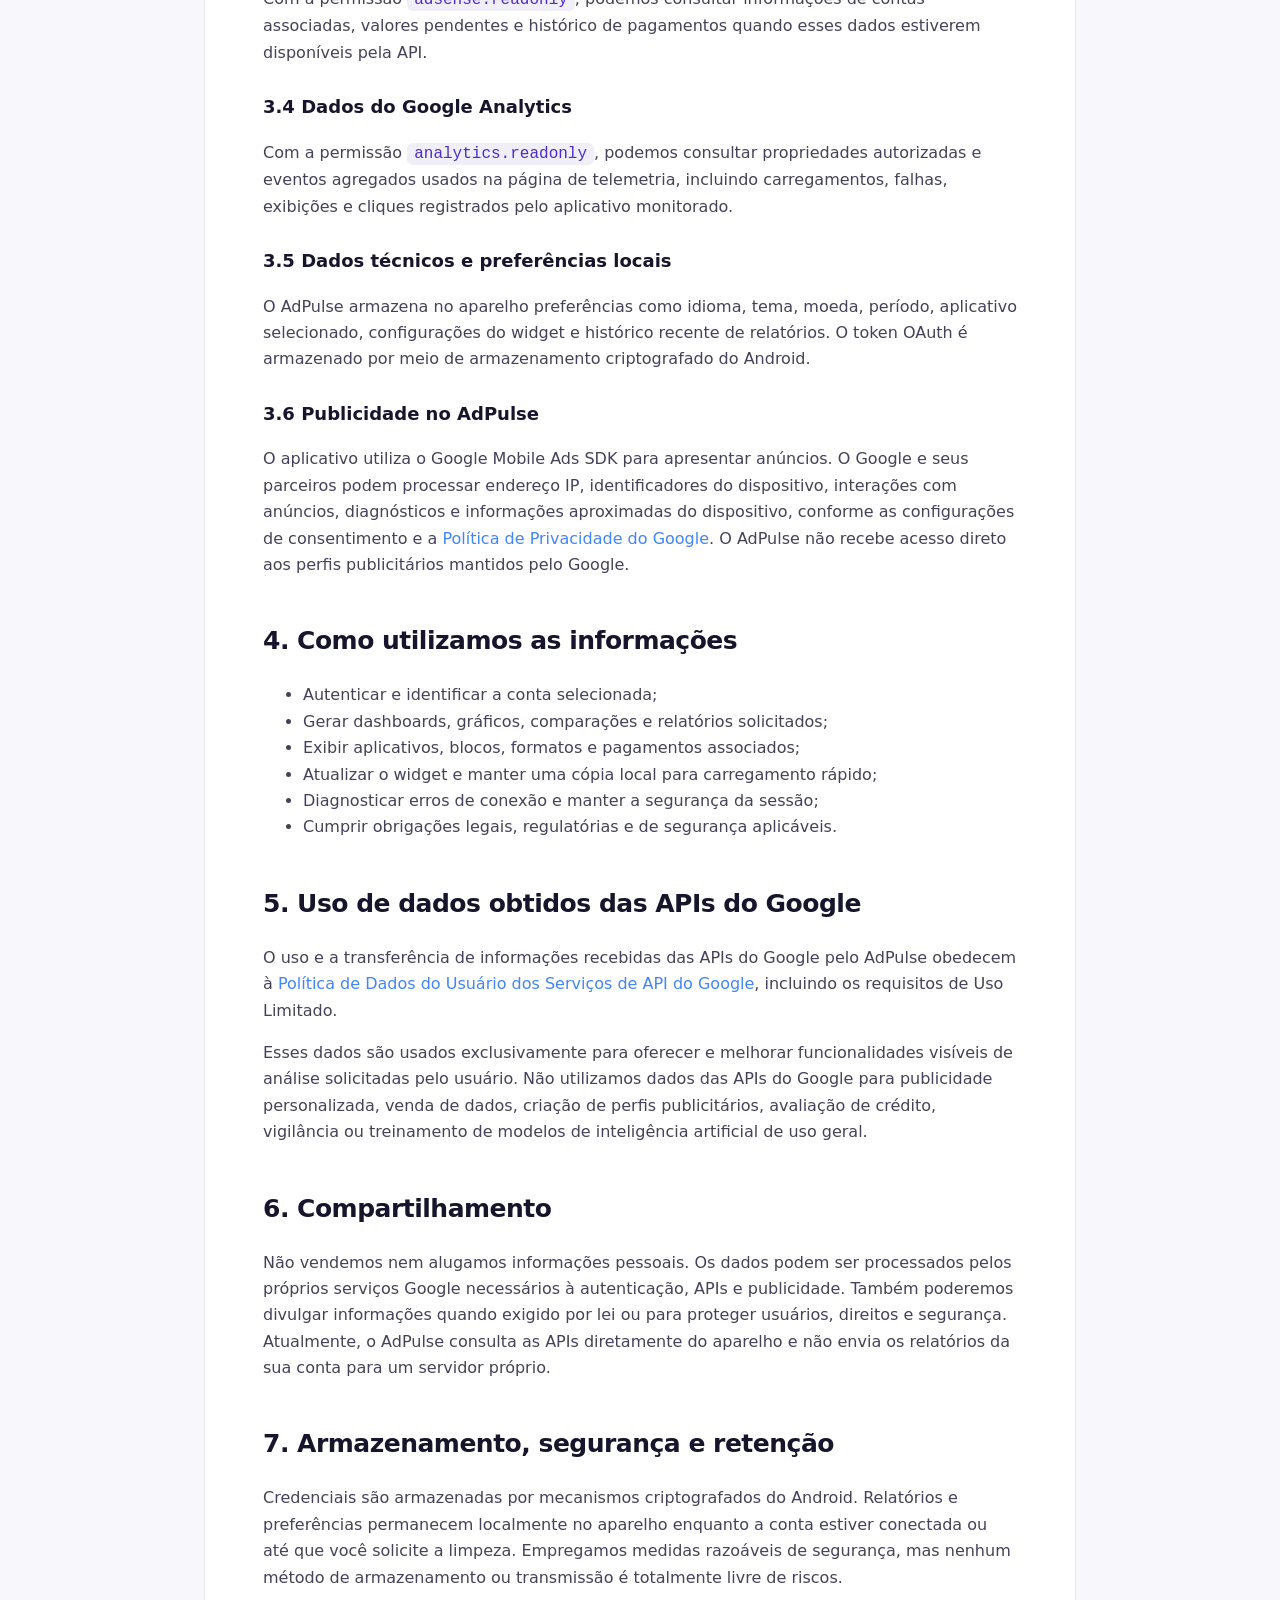
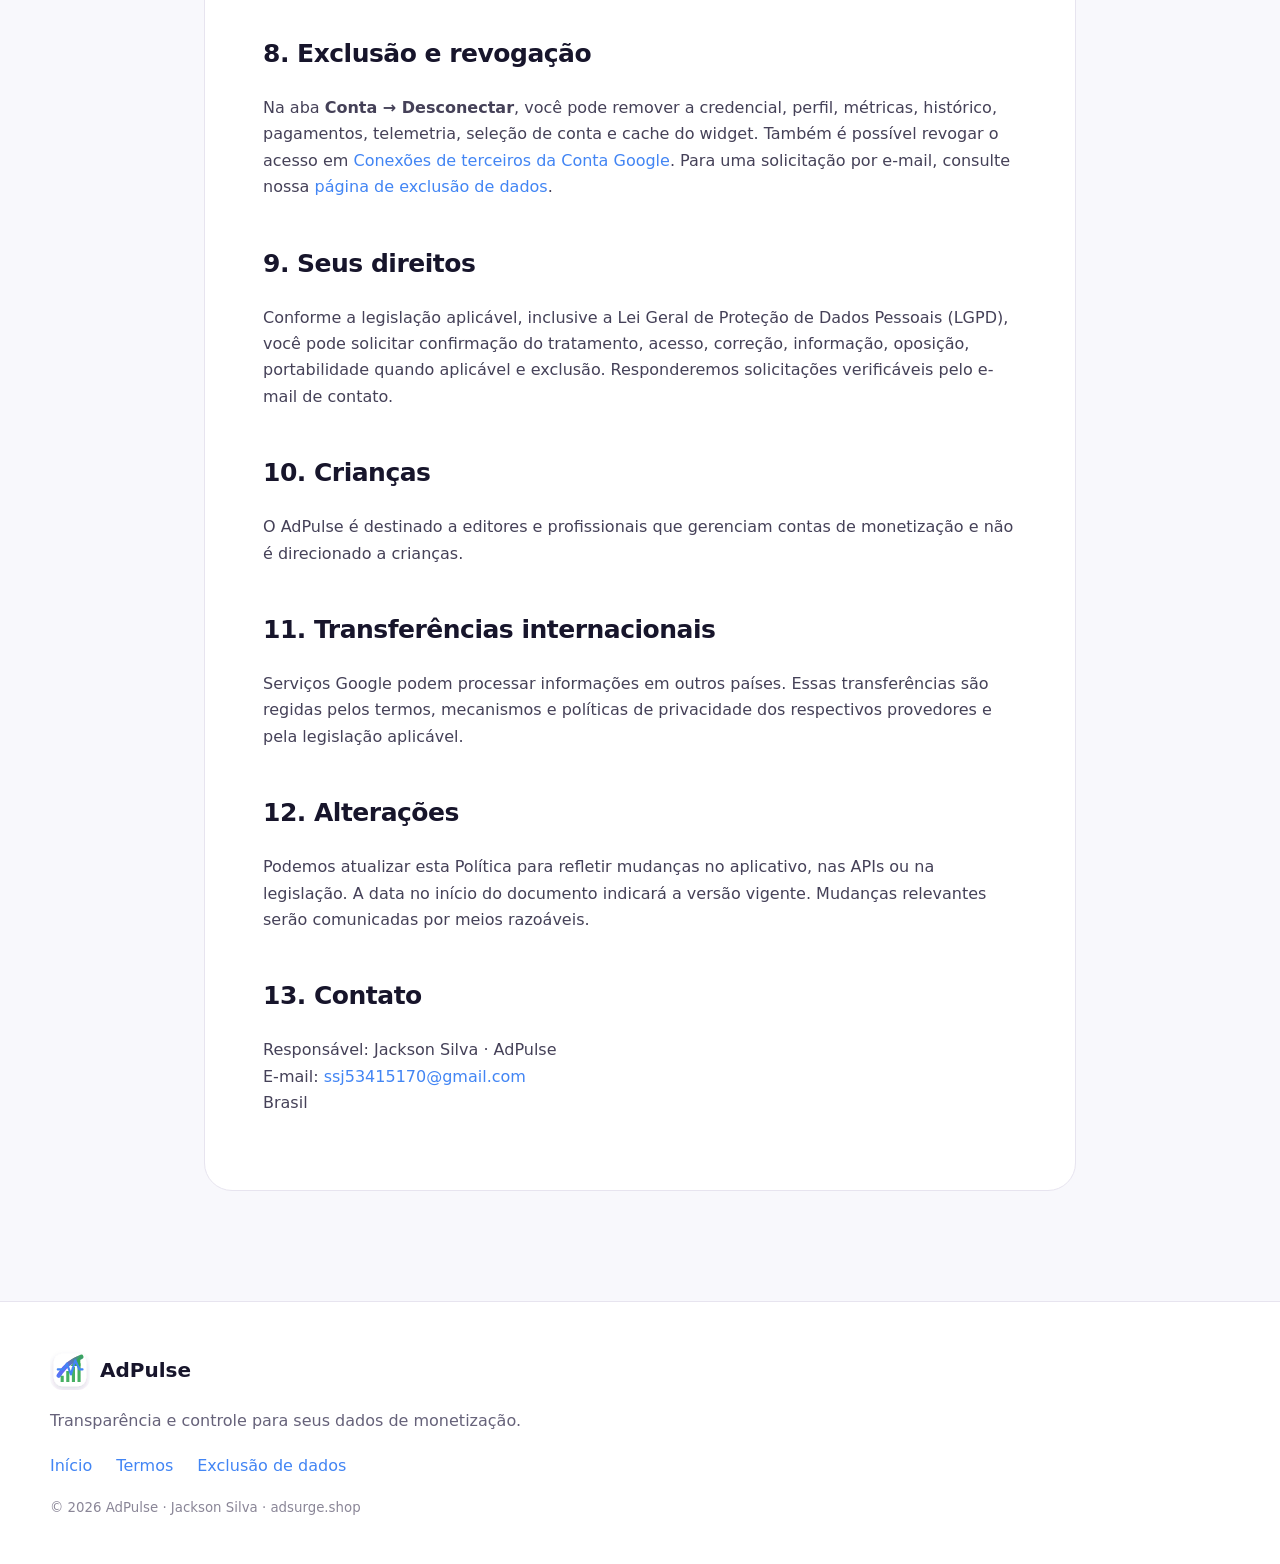
<file: privacy.html>
<!doctype html>
<html lang="pt-BR"><head><meta charset="utf-8"><meta name="viewport" content="width=device-width,initial-scale=1"><meta name="description" content="Política de Privacidade do aplicativo AdPulse."><title>Política de Privacidade — AdPulse</title><link rel="icon" href="assets/adpulse-logo.svg"><link rel="stylesheet" href="assets/site.css"></head>
<body><header class="nav"><a class="brand" href="/"><img src="assets/adpulse-logo.svg" alt=""><span>AdPulse</span></a><nav><a href="/">Início</a><a class="active" href="/privacy">Privacidade</a><a href="/terms">Termos</a><a href="/deletion">Excluir dados</a><a href="/support">Suporte</a></nav></header>
<main class="legal"><div class="legal-head"><span class="eyebrow">DOCUMENTO LEGAL</span><h1>Política de Privacidade</h1><p>Última atualização: 1º de agosto de 2026</p></div>
<aside class="summary"><b>Resumo em linguagem clara</b><ul><li>O AdPulse acessa dados somente com sua autorização.</li><li>As permissões Google solicitadas são somente para leitura.</li><li>Relatórios e credenciais ficam protegidos no aparelho.</li><li>Não vendemos dados pessoais ou dados das APIs do Google.</li><li>Você pode desconectar e apagar os dados locais a qualquer momento.</li></ul></aside>
<article class="legal-copy">
<h2>1. Quem somos</h2><p>Esta Política de Privacidade descreve como o aplicativo <strong>AdPulse</strong>, desenvolvido e operado por Jackson Silva (“AdPulse”, “nós”), trata informações quando você utiliza o aplicativo Android e este site. Contato: <a href="mailto:ssj53415170@gmail.com">ssj53415170@gmail.com</a>.</p>
<h2>2. Escopo e finalidade do aplicativo</h2><p>O AdPulse é uma ferramenta independente para visualizar métricas de monetização disponibilizadas pelas APIs do Google AdMob, Google AdSense e Google Analytics. O aplicativo não cria ou modifica campanhas, anúncios, propriedades, blocos de anúncios ou informações de pagamento.</p>
<h2>3. Informações que tratamos</h2><h3>3.1 Informações da Conta Google</h3><p>Após seu consentimento, podemos acessar nome, endereço de e-mail, foto do perfil e identificadores técnicos necessários para mostrar a conta conectada e associar os relatórios corretos.</p>
<h3>3.2 Dados do Google AdMob</h3><p>Com a permissão <code>admob.readonly</code>, tratamos dados como contas de publicação, aplicativos, blocos e formatos de anúncios, receita estimada, impressões, cliques, solicitações, correspondências, eCPM e taxas de entrega.</p>
<h3>3.3 Dados do Google AdSense</h3><p>Com a permissão <code>adsense.readonly</code>, podemos consultar informações de contas associadas, valores pendentes e histórico de pagamentos quando esses dados estiverem disponíveis pela API.</p>
<h3>3.4 Dados do Google Analytics</h3><p>Com a permissão <code>analytics.readonly</code>, podemos consultar propriedades autorizadas e eventos agregados usados na página de telemetria, incluindo carregamentos, falhas, exibições e cliques registrados pelo aplicativo monitorado.</p>
<h3>3.5 Dados técnicos e preferências locais</h3><p>O AdPulse armazena no aparelho preferências como idioma, tema, moeda, período, aplicativo selecionado, configurações do widget e histórico recente de relatórios. O token OAuth é armazenado por meio de armazenamento criptografado do Android.</p>
<h3>3.6 Publicidade no AdPulse</h3><p>O aplicativo utiliza o Google Mobile Ads SDK para apresentar anúncios. O Google e seus parceiros podem processar endereço IP, identificadores do dispositivo, interações com anúncios, diagnósticos e informações aproximadas do dispositivo, conforme as configurações de consentimento e a <a href="https://policies.google.com/privacy" rel="noopener">Política de Privacidade do Google</a>. O AdPulse não recebe acesso direto aos perfis publicitários mantidos pelo Google.</p>
<h2>4. Como utilizamos as informações</h2><ul><li>Autenticar e identificar a conta selecionada;</li><li>Gerar dashboards, gráficos, comparações e relatórios solicitados;</li><li>Exibir aplicativos, blocos, formatos e pagamentos associados;</li><li>Atualizar o widget e manter uma cópia local para carregamento rápido;</li><li>Diagnosticar erros de conexão e manter a segurança da sessão;</li><li>Cumprir obrigações legais, regulatórias e de segurança aplicáveis.</li></ul>
<h2>5. Uso de dados obtidos das APIs do Google</h2><p>O uso e a transferência de informações recebidas das APIs do Google pelo AdPulse obedecem à <a href="https://developers.google.com/terms/api-services-user-data-policy" rel="noopener">Política de Dados do Usuário dos Serviços de API do Google</a>, incluindo os requisitos de Uso Limitado.</p><p>Esses dados são usados exclusivamente para oferecer e melhorar funcionalidades visíveis de análise solicitadas pelo usuário. Não utilizamos dados das APIs do Google para publicidade personalizada, venda de dados, criação de perfis publicitários, avaliação de crédito, vigilância ou treinamento de modelos de inteligência artificial de uso geral.</p>
<h2>6. Compartilhamento</h2><p>Não vendemos nem alugamos informações pessoais. Os dados podem ser processados pelos próprios serviços Google necessários à autenticação, APIs e publicidade. Também poderemos divulgar informações quando exigido por lei ou para proteger usuários, direitos e segurança. Atualmente, o AdPulse consulta as APIs diretamente do aparelho e não envia os relatórios da sua conta para um servidor próprio.</p>
<h2>7. Armazenamento, segurança e retenção</h2><p>Credenciais são armazenadas por mecanismos criptografados do Android. Relatórios e preferências permanecem localmente no aparelho enquanto a conta estiver conectada ou até que você solicite a limpeza. Empregamos medidas razoáveis de segurança, mas nenhum método de armazenamento ou transmissão é totalmente livre de riscos.</p>
<h2>8. Exclusão e revogação</h2><p>Na aba <strong>Conta → Desconectar</strong>, você pode remover a credencial, perfil, métricas, histórico, pagamentos, telemetria, seleção de conta e cache do widget. Também é possível revogar o acesso em <a href="https://myaccount.google.com/connections" rel="noopener">Conexões de terceiros da Conta Google</a>. Para uma solicitação por e-mail, consulte nossa <a href="/deletion">página de exclusão de dados</a>.</p>
<h2>9. Seus direitos</h2><p>Conforme a legislação aplicável, inclusive a Lei Geral de Proteção de Dados Pessoais (LGPD), você pode solicitar confirmação do tratamento, acesso, correção, informação, oposição, portabilidade quando aplicável e exclusão. Responderemos solicitações verificáveis pelo e-mail de contato.</p>
<h2>10. Crianças</h2><p>O AdPulse é destinado a editores e profissionais que gerenciam contas de monetização e não é direcionado a crianças.</p>
<h2>11. Transferências internacionais</h2><p>Serviços Google podem processar informações em outros países. Essas transferências são regidas pelos termos, mecanismos e políticas de privacidade dos respectivos provedores e pela legislação aplicável.</p>
<h2>12. Alterações</h2><p>Podemos atualizar esta Política para refletir mudanças no aplicativo, nas APIs ou na legislação. A data no início do documento indicará a versão vigente. Mudanças relevantes serão comunicadas por meios razoáveis.</p>
<h2>13. Contato</h2><p>Responsável: Jackson Silva · AdPulse<br>E-mail: <a href="mailto:ssj53415170@gmail.com">ssj53415170@gmail.com</a><br>Brasil</p>
</article></main><footer><div class="brand"><img src="assets/adpulse-logo.svg" alt=""><span>AdPulse</span></div><p>Transparência e controle para seus dados de monetização.</p><div><a href="/">Início</a><a href="/terms">Termos</a><a href="/deletion">Exclusão de dados</a></div><small>© 2026 AdPulse · Jackson Silva · adsurge.shop</small></footer></body></html>
</file>
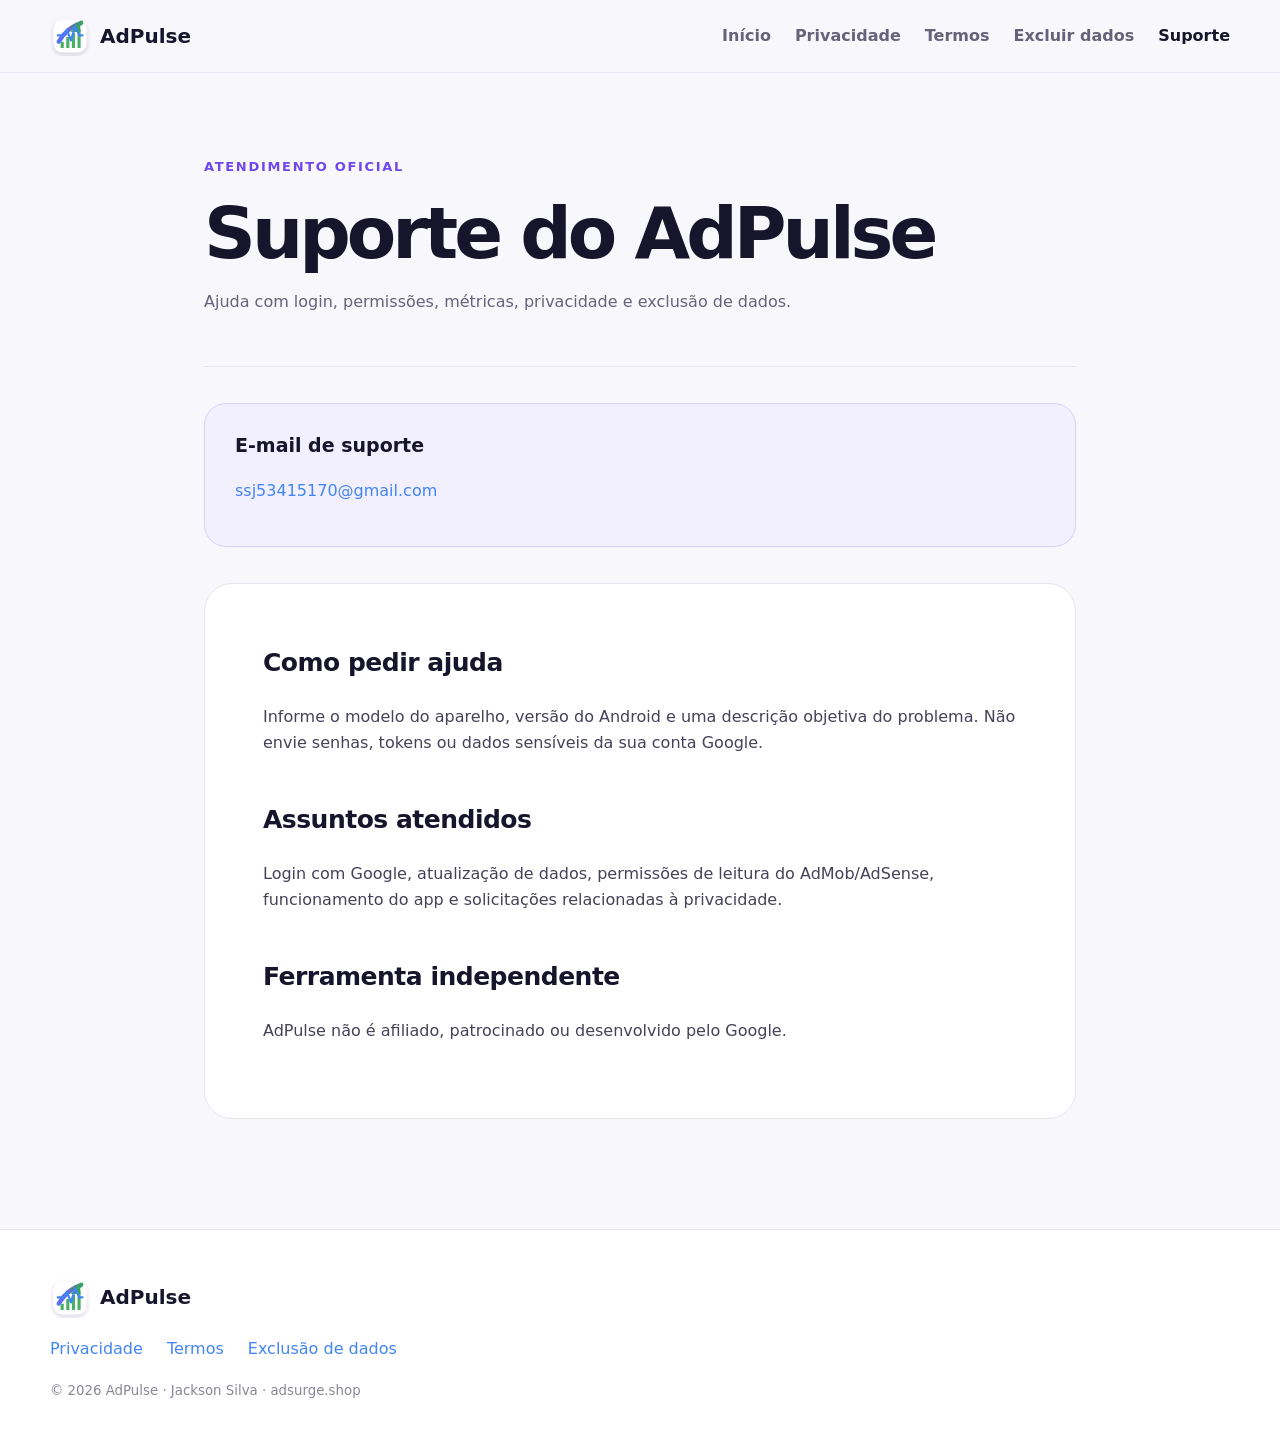
<file: support.html>
<!doctype html>
<html lang="pt-BR">
<head>
  <meta charset="utf-8">
  <meta name="viewport" content="width=device-width,initial-scale=1">
  <meta name="description" content="Suporte oficial do AdPulse.">
  <title>Suporte — AdPulse</title>
  <link rel="canonical" href="https://adsurge.shop/support">
  <link rel="icon" href="assets/adpulse-logo.svg">
  <link rel="stylesheet" href="assets/site.css">
</head>
<body>
  <header class="nav">
    <a class="brand" href="/"><img src="assets/adpulse-logo.svg" alt=""><span>AdPulse</span></a>
    <nav>
      <a href="/">Início</a>
      <a href="/privacy">Privacidade</a>
      <a href="/terms">Termos</a>
      <a href="/deletion">Excluir dados</a>
      <a class="active" href="/support">Suporte</a>
    </nav>
  </header>
  <main class="legal">
    <div class="legal-head">
      <span class="eyebrow">ATENDIMENTO OFICIAL</span>
      <h1>Suporte do AdPulse</h1>
      <p>Ajuda com login, permissões, métricas, privacidade e exclusão de dados.</p>
    </div>
    <aside class="summary">
      <b>E-mail de suporte</b>
      <p><a href="mailto:ssj53415170@gmail.com">ssj53415170@gmail.com</a></p>
    </aside>
    <article class="legal-copy">
      <h2>Como pedir ajuda</h2>
      <p>Informe o modelo do aparelho, versão do Android e uma descrição objetiva do problema. Não envie senhas, tokens ou dados sensíveis da sua conta Google.</p>
      <h2>Assuntos atendidos</h2>
      <p>Login com Google, atualização de dados, permissões de leitura do AdMob/AdSense, funcionamento do app e solicitações relacionadas à privacidade.</p>
      <h2>Ferramenta independente</h2>
      <p>AdPulse não é afiliado, patrocinado ou desenvolvido pelo Google.</p>
    </article>
  </main>
  <footer>
    <div class="brand"><img src="assets/adpulse-logo.svg" alt=""><span>AdPulse</span></div>
    <div><a href="/privacy">Privacidade</a><a href="/terms">Termos</a><a href="/deletion">Exclusão de dados</a></div>
    <small>© 2026 AdPulse · Jackson Silva · adsurge.shop</small>
  </footer>
</body>
</html>
</file>
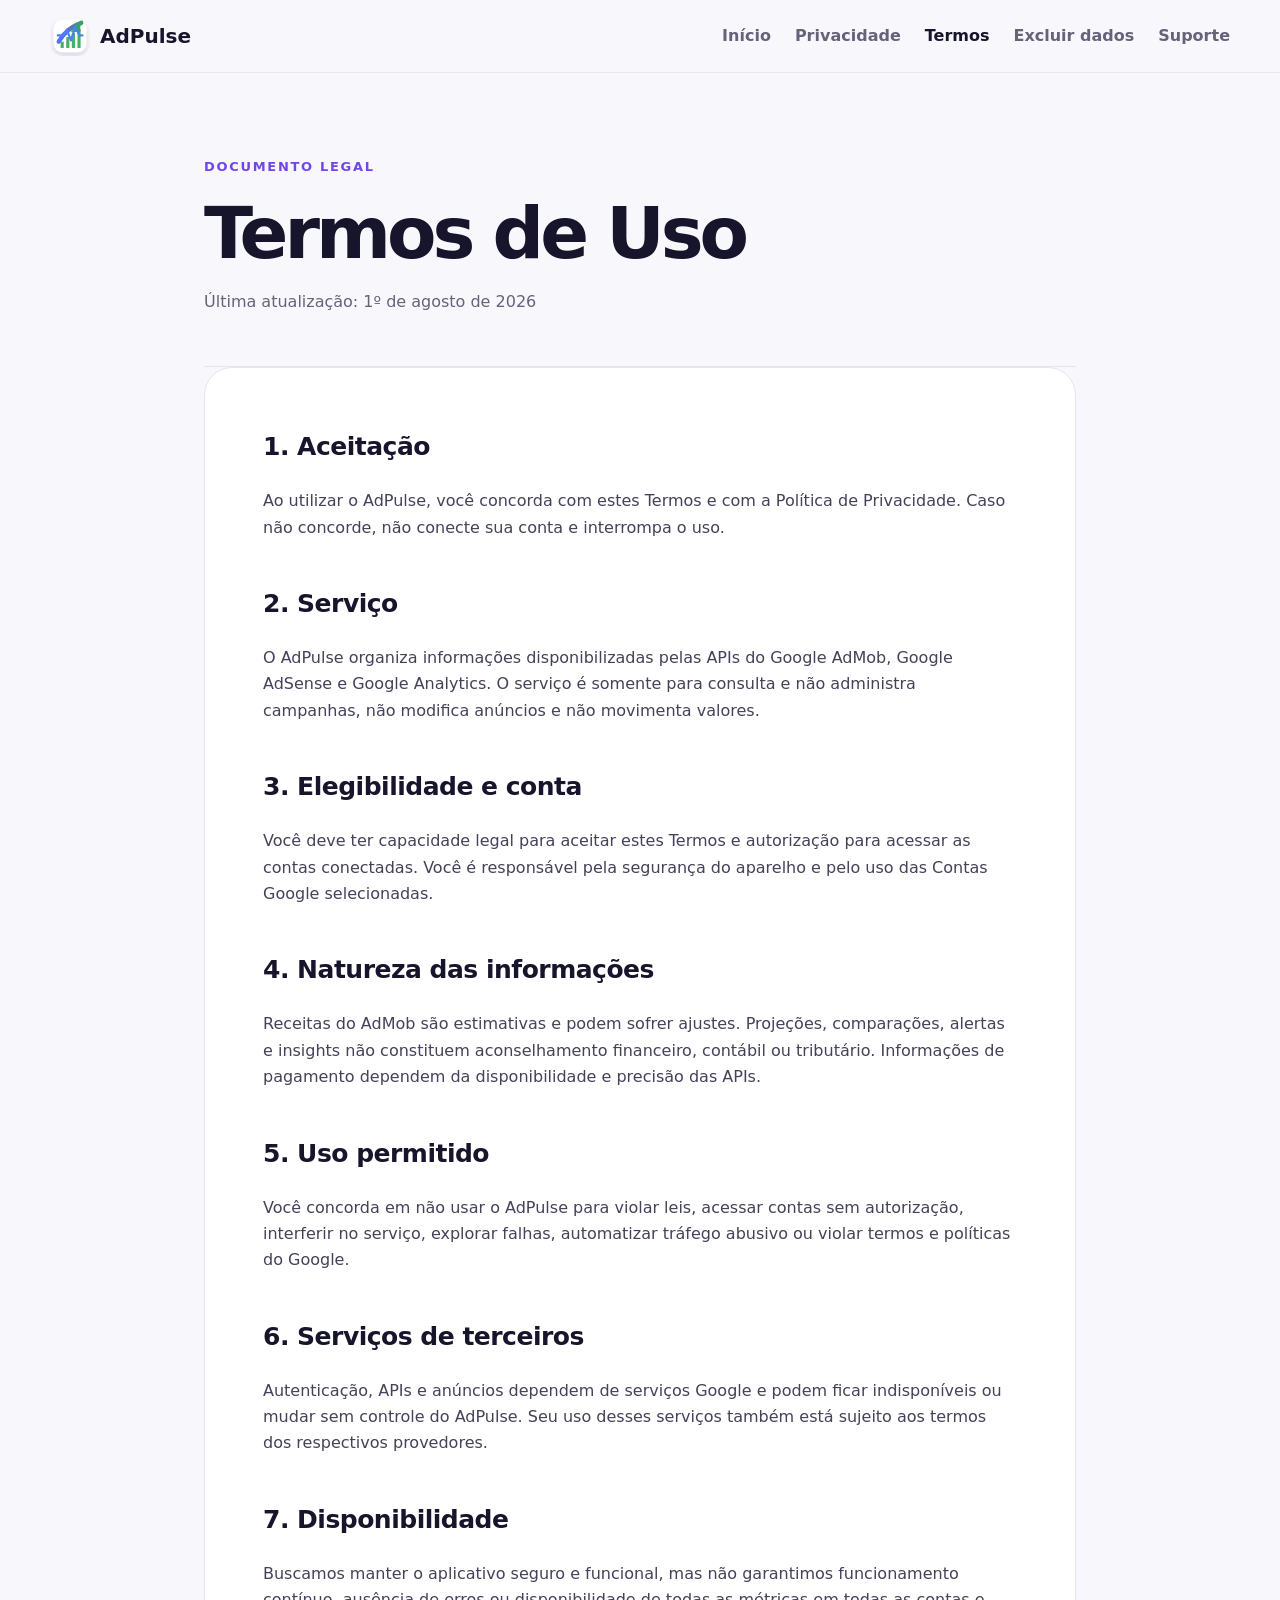
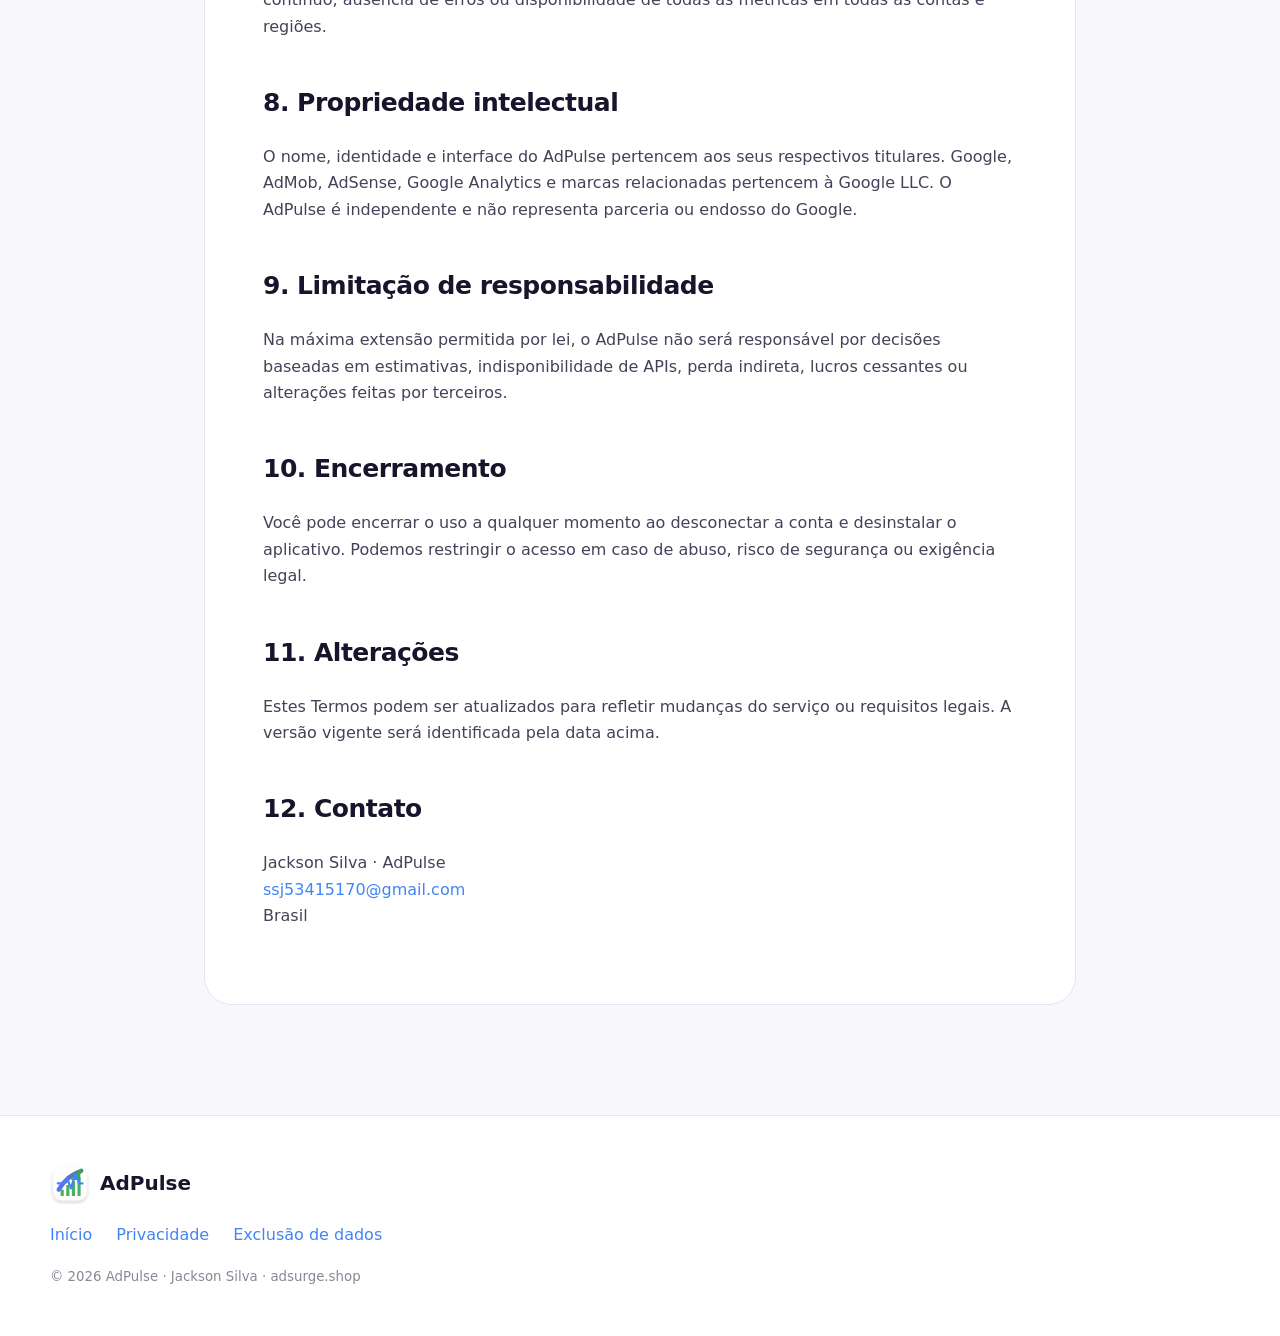
<file: terms.html>
<!doctype html><html lang="pt-BR"><head><meta charset="utf-8"><meta name="viewport" content="width=device-width,initial-scale=1"><meta name="description" content="Termos de Uso do aplicativo AdPulse."><title>Termos de Uso — AdPulse</title><link rel="icon" href="assets/adpulse-logo.svg"><link rel="stylesheet" href="assets/site.css"></head><body><header class="nav"><a class="brand" href="/"><img src="assets/adpulse-logo.svg" alt=""><span>AdPulse</span></a><nav><a href="/">Início</a><a href="/privacy">Privacidade</a><a class="active" href="/terms">Termos</a><a href="/deletion">Excluir dados</a><a href="/support">Suporte</a></nav></header><main class="legal"><div class="legal-head"><span class="eyebrow">DOCUMENTO LEGAL</span><h1>Termos de Uso</h1><p>Última atualização: 1º de agosto de 2026</p></div><article class="legal-copy">
<h2>1. Aceitação</h2><p>Ao utilizar o AdPulse, você concorda com estes Termos e com a Política de Privacidade. Caso não concorde, não conecte sua conta e interrompa o uso.</p>
<h2>2. Serviço</h2><p>O AdPulse organiza informações disponibilizadas pelas APIs do Google AdMob, Google AdSense e Google Analytics. O serviço é somente para consulta e não administra campanhas, não modifica anúncios e não movimenta valores.</p>
<h2>3. Elegibilidade e conta</h2><p>Você deve ter capacidade legal para aceitar estes Termos e autorização para acessar as contas conectadas. Você é responsável pela segurança do aparelho e pelo uso das Contas Google selecionadas.</p>
<h2>4. Natureza das informações</h2><p>Receitas do AdMob são estimativas e podem sofrer ajustes. Projeções, comparações, alertas e insights não constituem aconselhamento financeiro, contábil ou tributário. Informações de pagamento dependem da disponibilidade e precisão das APIs.</p>
<h2>5. Uso permitido</h2><p>Você concorda em não usar o AdPulse para violar leis, acessar contas sem autorização, interferir no serviço, explorar falhas, automatizar tráfego abusivo ou violar termos e políticas do Google.</p>
<h2>6. Serviços de terceiros</h2><p>Autenticação, APIs e anúncios dependem de serviços Google e podem ficar indisponíveis ou mudar sem controle do AdPulse. Seu uso desses serviços também está sujeito aos termos dos respectivos provedores.</p>
<h2>7. Disponibilidade</h2><p>Buscamos manter o aplicativo seguro e funcional, mas não garantimos funcionamento contínuo, ausência de erros ou disponibilidade de todas as métricas em todas as contas e regiões.</p>
<h2>8. Propriedade intelectual</h2><p>O nome, identidade e interface do AdPulse pertencem aos seus respectivos titulares. Google, AdMob, AdSense, Google Analytics e marcas relacionadas pertencem à Google LLC. O AdPulse é independente e não representa parceria ou endosso do Google.</p>
<h2>9. Limitação de responsabilidade</h2><p>Na máxima extensão permitida por lei, o AdPulse não será responsável por decisões baseadas em estimativas, indisponibilidade de APIs, perda indireta, lucros cessantes ou alterações feitas por terceiros.</p>
<h2>10. Encerramento</h2><p>Você pode encerrar o uso a qualquer momento ao desconectar a conta e desinstalar o aplicativo. Podemos restringir o acesso em caso de abuso, risco de segurança ou exigência legal.</p>
<h2>11. Alterações</h2><p>Estes Termos podem ser atualizados para refletir mudanças do serviço ou requisitos legais. A versão vigente será identificada pela data acima.</p>
<h2>12. Contato</h2><p>Jackson Silva · AdPulse<br><a href="mailto:ssj53415170@gmail.com">ssj53415170@gmail.com</a><br>Brasil</p>
</article></main><footer><div class="brand"><img src="assets/adpulse-logo.svg" alt=""><span>AdPulse</span></div><div><a href="/">Início</a><a href="/privacy">Privacidade</a><a href="/deletion">Exclusão de dados</a></div><small>© 2026 AdPulse · Jackson Silva · adsurge.shop</small></footer></body></html>
</file>
<file: assets/site.css>
:root{--ink:#17152b;--muted:#66627a;--line:#e7e4ef;--surface:#fff;--bg:#f8f8fc;--blue:#4285f4;--green:#34a853;--yellow:#fbbc04;--red:#ea4335;--violet:#7047eb}*{box-sizing:border-box}html{scroll-behavior:smooth}body{margin:0;background:var(--bg);color:var(--ink);font:16px/1.65 Inter,ui-sans-serif,system-ui,-apple-system,"Segoe UI",sans-serif}a{color:var(--blue);text-decoration:none}a:hover{text-decoration:underline}.nav{position:sticky;top:0;z-index:10;display:flex;align-items:center;justify-content:space-between;gap:30px;padding:16px max(24px,calc((100vw - 1180px)/2));background:rgba(248,248,252,.88);border-bottom:1px solid rgba(231,228,239,.8);backdrop-filter:blur(18px)}.brand{display:flex;align-items:center;gap:10px;color:var(--ink);font-size:20px;font-weight:850}.brand:hover{text-decoration:none}.brand img{width:40px;height:40px;border-radius:12px}.nav nav,.nav nav a,footer div{display:flex;align-items:center;gap:24px}.nav nav a{color:var(--muted);font-weight:650}.nav nav a.active{color:var(--ink)}main{max-width:1180px;margin:auto}.hero{min-height:680px;display:grid;grid-template-columns:1.05fr .95fr;align-items:center;gap:70px;padding:80px 24px}.eyebrow{color:var(--violet);font-size:13px;font-weight:850;letter-spacing:.13em}.hero h1,.legal-head h1{font-size:clamp(46px,6.2vw,82px);line-height:1.02;letter-spacing:-.055em;margin:18px 0}.hero h1 span{background:linear-gradient(90deg,var(--blue),var(--violet),#bf34d5);background-clip:text;color:transparent}.hero p{max-width:650px;color:var(--muted);font-size:20px}.actions{display:flex;gap:12px;flex-wrap:wrap;margin-top:32px}.button{display:inline-flex;align-items:center;justify-content:center;padding:13px 20px;border-radius:14px;background:var(--ink);color:white;font-weight:750;box-shadow:0 8px 25px rgba(23,21,43,.16)}.button:hover{text-decoration:none;transform:translateY(-1px)}.button.ghost{background:white;color:var(--ink);border:1px solid var(--line);box-shadow:none}.hero-card{padding:24px;border-radius:32px;background:linear-gradient(145deg,#fff,#f1effa);border:1px solid white;box-shadow:0 35px 90px rgba(50,35,110,.18);transform:rotate(1deg)}.card-title{display:flex;justify-content:space-between}.card-title b{color:var(--green);font-size:13px}.metric{margin-top:20px;padding:24px;border-radius:22px;background:white}.metric small,.metrics small{display:block;color:var(--muted)}.metric strong{display:block;margin-top:4px;font-size:27px}.chart{display:block;height:70px;margin-top:20px;background:linear-gradient(180deg,rgba(112,71,235,.2),transparent);clip-path:polygon(0 75%,15% 52%,31% 65%,48% 25%,65% 46%,83% 10%,100% 22%,100% 100%,0 100%);border-top:4px solid var(--violet)}.metrics{display:grid;grid-template-columns:repeat(3,1fr);gap:12px;margin-top:12px}.metrics div{padding:16px;background:white;border-radius:18px}.metrics i{display:block;width:10px;height:10px;border-radius:50%;margin-bottom:8px}.blue{background:var(--blue)}.green{background:var(--green)}.yellow{background:var(--yellow)}.red{background:var(--red)}.trust{display:grid;grid-template-columns:repeat(3,1fr);gap:1px;background:var(--line);border:1px solid var(--line);border-radius:24px;overflow:hidden;margin:0 24px}.trust div{display:flex;flex-direction:column;padding:26px;background:white}.trust span{color:var(--muted);font-size:14px}.section{padding:110px 24px}.section h2{font-size:clamp(34px,4vw,54px);line-height:1.1;letter-spacing:-.04em;margin:12px 0}.lead{max-width:700px;color:var(--muted);font-size:19px}.grid{display:grid;grid-template-columns:repeat(3,1fr);gap:18px;margin-top:42px}.grid article{padding:26px;background:white;border:1px solid var(--line);border-radius:24px}.grid article p{color:var(--muted)}.icon{display:grid;place-items:center;width:44px;height:44px;border-radius:14px;color:white;font-size:22px;font-style:normal}.statement{margin:0 24px 90px;padding:56px;border-radius:32px;background:linear-gradient(135deg,#17152b,#3e2575);color:white}.statement p{max-width:800px;color:#d8d1e8;font-size:18px}.legal{max-width:920px;padding:80px 24px 110px}.legal-head{padding-bottom:35px;border-bottom:1px solid var(--line)}.legal-head h1{font-size:clamp(44px,7vw,72px)}.legal-head p{color:var(--muted)}.summary{margin:36px 0;padding:26px 30px;border:1px solid #d9d0fa;border-radius:22px;background:#f2efff}.summary b{font-size:19px}.summary li{margin:6px 0}.legal-copy{background:white;border:1px solid var(--line);border-radius:28px;padding:clamp(24px,5vw,58px)}.legal-copy h2{margin-top:42px;font-size:25px;letter-spacing:-.02em}.legal-copy h2:first-child{margin-top:0}.legal-copy h3{margin-top:26px;font-size:18px}.legal-copy p,.legal-copy li{color:#454158}.legal-copy code{padding:2px 7px;border-radius:6px;background:#f0eef6;color:#4f2bc8}.steps li{padding:6px 0}footer{display:grid;gap:18px;padding:48px max(24px,calc((100vw - 1180px)/2));background:white;border-top:1px solid var(--line);color:var(--muted)}footer p{margin:0}footer small{color:#8a8697}@media(max-width:800px){.nav{align-items:flex-start}.nav nav{display:none}.hero{grid-template-columns:1fr;padding-top:55px}.hero-card{transform:none}.trust,.grid{grid-template-columns:1fr}.trust{margin:0 16px}.section{padding:75px 20px}.statement{margin:0 16px 65px;padding:32px}.metrics{grid-template-columns:1fr}.legal{padding-top:50px}footer div{flex-wrap:wrap;gap:14px}}
</file>
